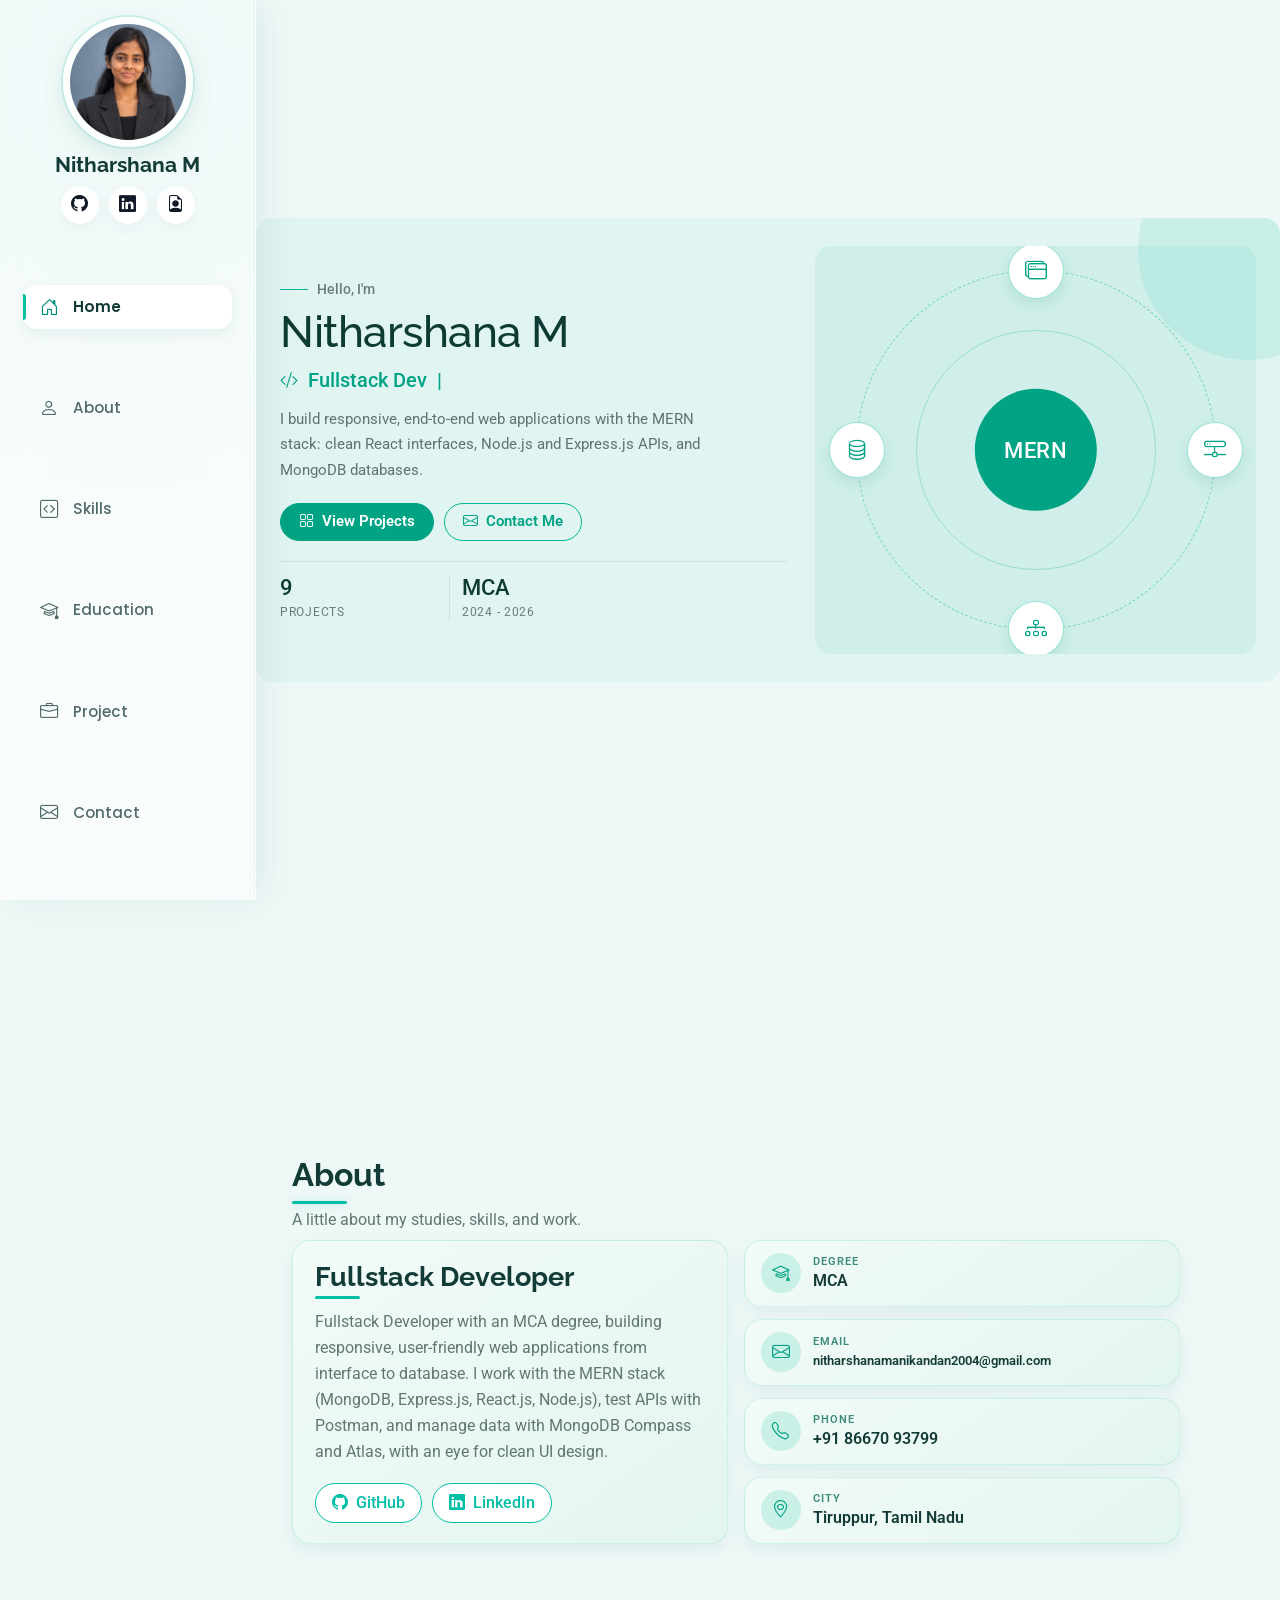
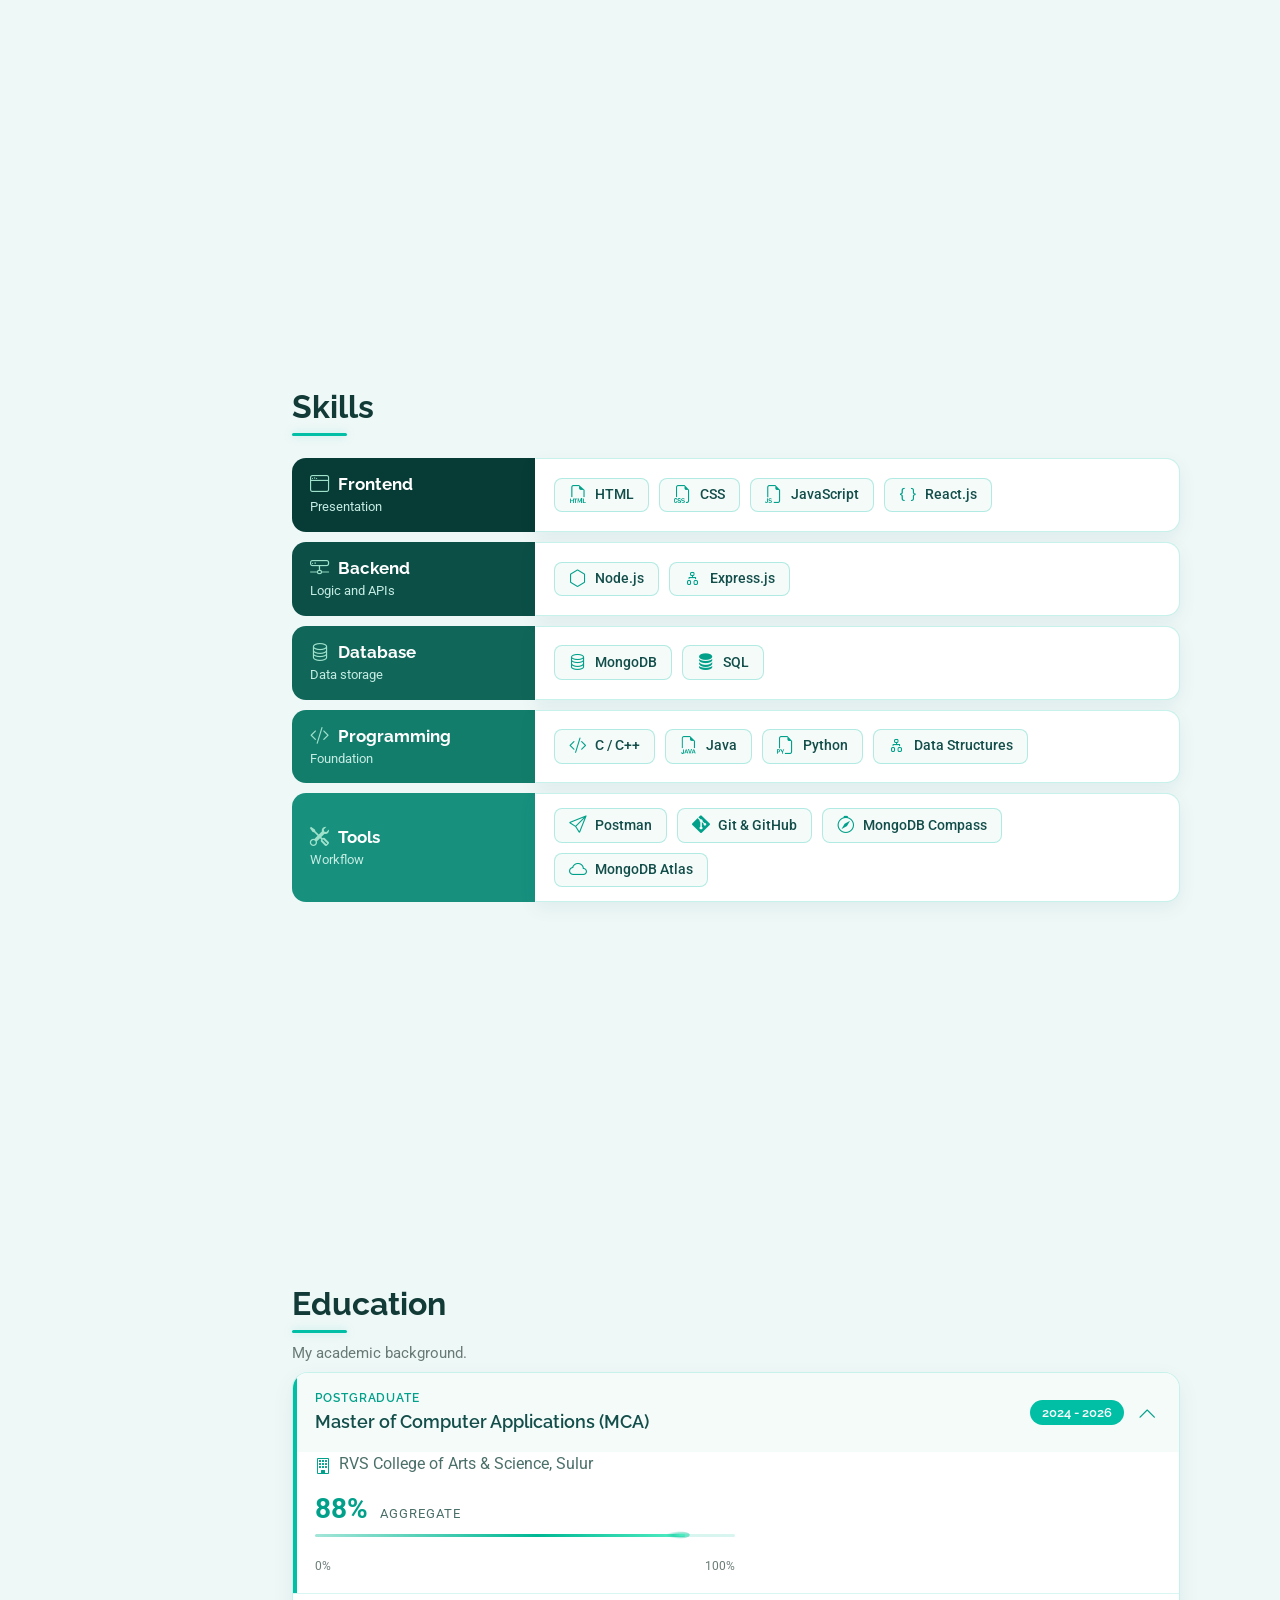
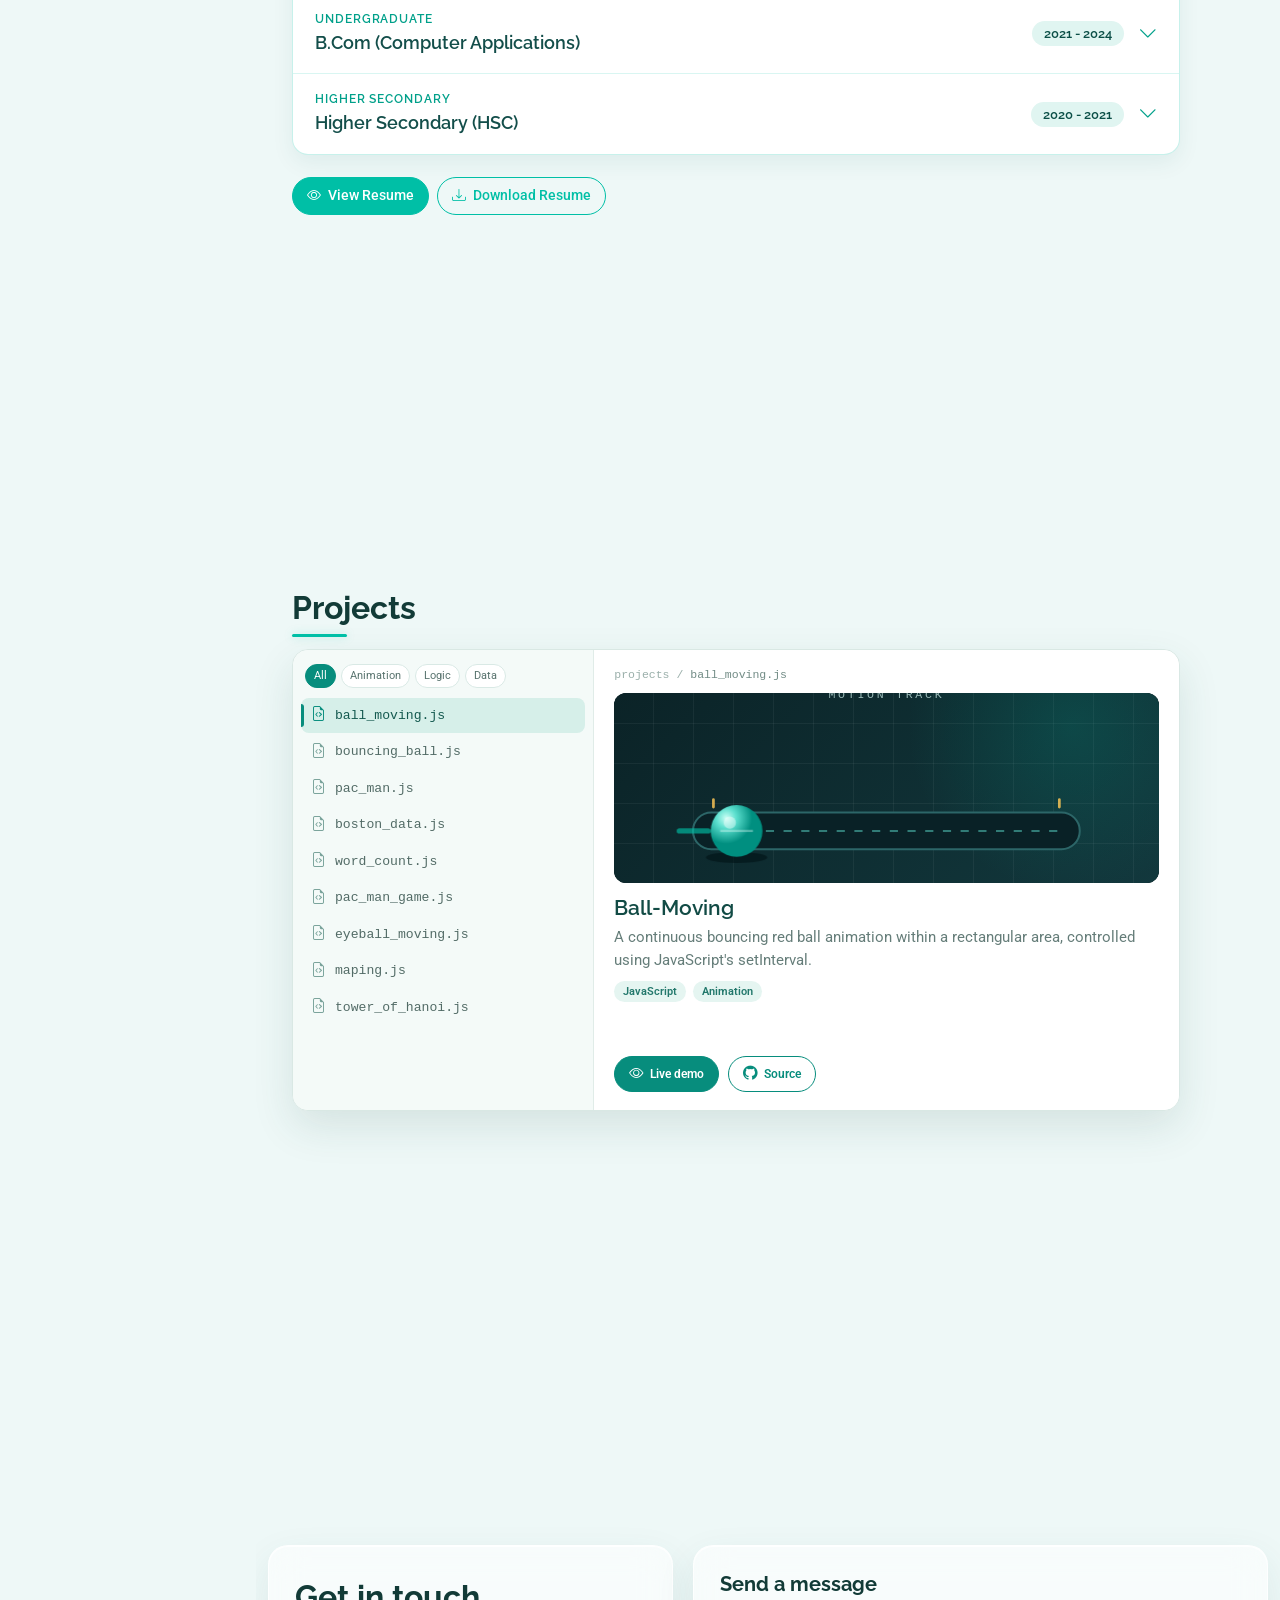
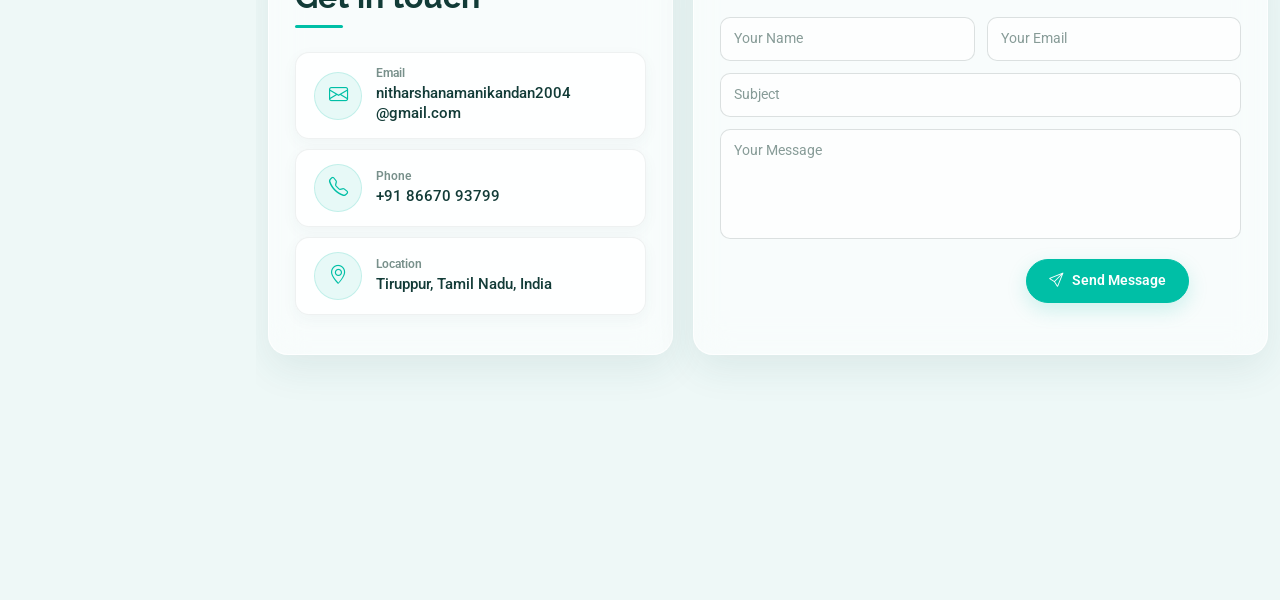
<file: index.html>
<!DOCTYPE html>
<html lang="en">

<head>
  <meta charset="utf-8">
  <meta content="width=device-width, initial-scale=1.0" name="viewport">
  <title>Nitharshana M - Portfolio</title>
  <meta content="Fullstack Developer portfolio of Nitharshana M: MERN stack projects, skills, education and contact." name="description">
  <meta content="Nitharshana M, Fullstack Developer, portfolio, web developer, MCA" name="keywords">

  <!-- Favicons -->
  <link rel="icon" type="image/png" sizes="32x32" href="assets/img/favicon-32x32.png?v=2">
  <link rel="icon" type="image/png" sizes="16x16" href="assets/img/favicon-16x16.png?v=2">
  <link rel="apple-touch-icon" sizes="180x180" href="assets/img/apple-touch-icon.png?v=2">

  <!-- Fonts -->
  <link href="https://fonts.googleapis.com" rel="preconnect">
  <link href="https://fonts.gstatic.com" rel="preconnect" crossorigin>
  <link href="https://fonts.googleapis.com/css2?family=Roboto:ital,wght@0,100;0,300;0,400;0,500;0,700;0,900;1,100;1,300;1,400;1,500;1,700;1,900&family=Poppins:ital,wght@0,100;0,200;0,300;0,400;0,500;0,600;0,700;0,800;0,900;1,100;1,200;1,300;1,400;1,500;1,600;1,700;1,800;1,900&family=Raleway:ital,wght@0,100;0,200;0,300;0,400;0,500;0,600;0,700;0,800;0,900;1,100;1,200;1,300;1,400;1,500;1,600;1,700;1,800;1,900&display=swap" rel="stylesheet">

  <!-- Vendor CSS Files -->
  <link href="assets/vendor/bootstrap/css/bootstrap.min.css" rel="stylesheet">
  <link href="assets/vendor/bootstrap-icons/bootstrap-icons.css" rel="stylesheet">
  <link href="assets/vendor/aos/aos.css" rel="stylesheet">
  <link href="assets/vendor/glightbox/css/glightbox.min.css" rel="stylesheet">
  <link href="assets/vendor/swiper/swiper-bundle.min.css" rel="stylesheet">

  <!-- Main CSS File -->
  <link href="assets/css/main.css" rel="stylesheet">

  <!-- =======================================================
  * Template Name: iPortfolio
  * Updated: Jun 29 2024 with Bootstrap v5.3.3
  ======================================================== -->
</head>

<body class="index-page">

  <header id="header" class="header dark-background d-flex flex-column">
    <div class="profile-img">
      <img src="assets/img/hero-bg.jpeg" alt="" class="img-fluid rounded-circle">
    </div>

    <a href="index.html" class="logo d-flex align-items-center justify-content-center">
      <!-- Uncomment the line below if you also wish to use an image logo -->
      <!-- <img src="assets/img/logo.png" alt=""> -->
      <h1 class="sitename">Nitharshana M</h1>
    </a>

    <div class="social-links text-center">
      <a href="https://github.com/nitharshana2004" class="twitter" target="_blank" rel="noopener noreferrer" aria-label="GitHub" title="GitHub" data-tooltip="GitHub"><i class="bi bi-github" aria-hidden="true"></i></a>
      <a href="https://www.linkedin.com/in/nitharshana-manikandan-1a9774293/" class="linkedin" target="_blank" rel="noopener noreferrer" aria-label="LinkedIn" title="LinkedIn" data-tooltip="LinkedIn"><i class="bi bi-linkedin" aria-hidden="true"></i></a>
      <a href="assets/docs/Nitharshana_Resume_.pdf" target="_blank" rel="noopener noreferrer" class="linkedin" aria-label="Resume (PDF)" title="Resume (PDF)" data-tooltip="Resume (PDF)"><i class="bi bi-file-earmark-person" aria-hidden="true"></i></a>
    </div>

    <nav id="navmenu" class="navmenu">
      <ul>
        <li><a href="#hero" class="active"><span class="nav-icon-slot"><i class="bi bi-house-door navicon" aria-hidden="true"></i></span><span>Home</span></a></li>
        <li><a href="#about"><span class="nav-icon-slot"><i class="bi bi-person navicon" aria-hidden="true"></i></span><span>About</span></a></li>
        <li><a href="#skills"><span class="nav-icon-slot"><i class="bi bi-code-square navicon" aria-hidden="true"></i></span><span>Skills</span></a></li>
        <li><a href="#education"><span class="nav-icon-slot"><i class="bi bi-mortarboard navicon" aria-hidden="true"></i></span><span>Education</span></a></li>
        <li><a href="#portfolio"><span class="nav-icon-slot"><i class="bi bi-briefcase navicon" aria-hidden="true"></i></span><span>Project</span></a></li>
        <li><a href="#contact"><span class="nav-icon-slot"><i class="bi bi-envelope navicon" aria-hidden="true"></i></span><span>Contact</span></a></li>
      </ul>
    </nav>

  </header>

  <button type="button" class="header-toggle bi bi-list" aria-label="Toggle navigation" aria-controls="header" aria-expanded="false"></button>

  <main class="main">

    <!-- Hero Section -->
    <section id="hero" class="hero section">
      <div class="container hero-content">
        <div class="hero-copy">
          <p class="hero-greeting">Hello, I'm</p>
          <h1>Nitharshana M</h1>
          <p class="hero-role"><i class="bi bi-code-slash" aria-hidden="true"></i><span class="typed" data-typed-items="Fullstack Developer, Frontend Developer, Backend Developer">Fullstack Developer</span></p>
          <p class="hero-tagline">I build responsive, end-to-end web applications with the MERN stack: clean React interfaces, Node.js and Express.js APIs, and MongoDB databases.</p>
          <div class="hero-actions">
            <a class="hero-button hero-button-filled" href="#portfolio"><i class="bi bi-grid" aria-hidden="true"></i><span>View Projects</span></a>
            <a class="hero-button hero-button-outline" href="#contact"><i class="bi bi-envelope" aria-hidden="true"></i><span>Contact Me</span></a>
          </div>
          <div class="hero-stats" aria-label="Portfolio highlights">
            <div class="hero-stat"><span class="hero-stat-value">9</span><span class="hero-stat-label">PROJECTS</span></div>
            <div class="hero-stat"><span class="hero-stat-value">MCA</span><span class="hero-stat-label">2024 - 2026</span></div>
          </div>
        </div>

        <div class="hero-orbit-panel">
          <div class="hero-orbit-area" role="group" aria-label="MERN stack technologies">
            <div class="hero-orbit-group" aria-hidden="false">
              <div class="hero-orbit-inner" aria-hidden="true"></div>
              <span class="hero-orbit-icon hero-orbit-icon-top" tabindex="0" role="img" aria-label="React.js - Frontend" title="React.js - Frontend" data-label="React.js - Frontend"><i class="bi bi-window-stack" aria-hidden="true"></i></span>
              <span class="hero-orbit-icon hero-orbit-icon-right" tabindex="0" role="img" aria-label="Node.js - Runtime" title="Node.js - Runtime" data-label="Node.js - Runtime"><i class="bi bi-hdd-network" aria-hidden="true"></i></span>
              <span class="hero-orbit-icon hero-orbit-icon-bottom" tabindex="0" role="img" aria-label="Express.js - Backend" title="Express.js - Backend" data-label="Express.js - Backend"><i class="bi bi-diagram-3" aria-hidden="true"></i></span>
              <span class="hero-orbit-icon hero-orbit-icon-left" tabindex="0" role="img" aria-label="MongoDB - Database" title="MongoDB - Database" data-label="MongoDB - Database"><i class="bi bi-database" aria-hidden="true"></i></span>
            </div>
            <div class="hero-orbit-center" aria-label="MERN"><span>MERN</span></div>
          </div>
        </div>
      </div>

    </section><!-- /Hero Section -->

    <!-- About Section -->
   <section id="about" class="about section">

  <!-- Section Title -->
  <div class="container section-title" data-aos="fade-up">
    <h2>About</h2>
    <p>A little about my studies, skills, and work.</p>
  </div><!-- End Section Title -->

  <div class="container about-container">
    <div class="about-layout">
      <div class="about-intro-wrap" data-aos="fade-up" data-aos-delay="100">
        <article class="about-card about-intro-card">
          <h2>Fullstack Developer</h2>
          <p class="about-description">Fullstack Developer with an MCA degree, building responsive, user-friendly web applications from interface to database. I work with the MERN stack (MongoDB, Express.js, React.js, Node.js), test APIs with Postman, and manage data with MongoDB Compass and Atlas, with an eye for clean UI design.</p>
          <div class="about-social-buttons">
            <a href="https://github.com/nitharshana2004" target="_blank" rel="noopener noreferrer"><i class="bi bi-github"></i><span>GitHub</span></a>
            <a href="https://www.linkedin.com/in/nitharshana-manikandan-1a9774293/" target="_blank" rel="noopener noreferrer"><i class="bi bi-linkedin"></i><span>LinkedIn</span></a>
          </div>
        </article>
      </div>

      <div class="about-info-stack">
        <div class="about-info-wrap" data-aos="fade-up" data-aos-delay="140">
          <article class="about-card about-info-card">
            <span class="about-info-icon"><i class="bi bi-mortarboard"></i></span>
            <div class="about-info-copy"><span class="about-info-label">Degree</span><span class="about-info-value">MCA</span></div>
          </article>
        </div>
        <div class="about-info-wrap" data-aos="fade-up" data-aos-delay="180">
          <article class="about-card about-info-card about-email">
            <span class="about-info-icon"><i class="bi bi-envelope"></i></span>
            <div class="about-info-copy"><span class="about-info-label">Email</span><a class="about-info-value" href="mailto:nitharshanamanikandan2004@gmail.com">nitharshanamanikandan2004@gmail.com</a></div>
          </article>
        </div>
        <div class="about-info-wrap" data-aos="fade-up" data-aos-delay="220">
          <article class="about-card about-info-card">
            <span class="about-info-icon"><i class="bi bi-telephone"></i></span>
            <div class="about-info-copy"><span class="about-info-label">Phone</span><a class="about-info-value" href="tel:+918667093799">+91 86670 93799</a></div>
          </article>
        </div>
        <div class="about-info-wrap" data-aos="fade-up" data-aos-delay="260">
          <article class="about-card about-info-card">
            <span class="about-info-icon"><i class="bi bi-geo-alt"></i></span>
            <div class="about-info-copy"><span class="about-info-label">City</span><span class="about-info-value">Tiruppur, Tamil Nadu</span></div>
          </article>
        </div>
      </div>
    </div>
  </div>

</section><!-- /About Section -->

    <!-- Skills Section -->
    <section id="skills" class="skills section light-background">

      <!-- Section Title -->
      <div class="container section-title" data-aos="fade-up">
        <h2>Skills</h2>
      </div><!-- End Section Title -->

      <div class="container skills-container">
        <div class="skills-layers">
          <div class="skill-layer-aos" data-aos="fade-up" data-aos-delay="0">
            <article class="skill-layer skill-layer-frontend">
              <div class="skill-layer-label">
                <div class="skill-layer-title"><i class="bi bi-window" aria-hidden="true"></i><h3>Frontend</h3></div>
                <span class="skill-layer-sublabel" data-desc="Responsive web interfaces"><span class="skill-layer-sublabel-text">Presentation</span></span>
              </div>
              <div class="skill-tile-list">
                <span class="skill-tile"><i class="bi bi-filetype-html" aria-hidden="true"></i>HTML</span>
                <span class="skill-tile"><i class="bi bi-filetype-css" aria-hidden="true"></i>CSS</span>
                <span class="skill-tile"><i class="bi bi-filetype-js" aria-hidden="true"></i>JavaScript</span>
                <span class="skill-tile"><i class="bi bi-braces" aria-hidden="true"></i>React.js</span>
              </div>
            </article>
          </div>
          <div class="skill-layer-aos" data-aos="fade-up" data-aos-delay="100">
            <article class="skill-layer skill-layer-backend">
              <div class="skill-layer-label">
                <div class="skill-layer-title"><i class="bi bi-hdd-network" aria-hidden="true"></i><h3>Backend</h3></div>
                <span class="skill-layer-sublabel" data-desc="Server logic and APIs"><span class="skill-layer-sublabel-text">Logic and APIs</span></span>
              </div>
              <div class="skill-tile-list">
                <span class="skill-tile"><i class="bi bi-hexagon" aria-hidden="true"></i>Node.js</span>
                <span class="skill-tile"><i class="bi bi-diagram-2" aria-hidden="true"></i>Express.js</span>
              </div>
            </article>
          </div>
          <div class="skill-layer-aos" data-aos="fade-up" data-aos-delay="200">
            <article class="skill-layer skill-layer-database">
              <div class="skill-layer-label">
                <div class="skill-layer-title"><i class="bi bi-database" aria-hidden="true"></i><h3>Database</h3></div>
                <span class="skill-layer-sublabel" data-desc="Storing and querying data"><span class="skill-layer-sublabel-text">Data storage</span></span>
              </div>
              <div class="skill-tile-list">
                <span class="skill-tile"><i class="bi bi-database" aria-hidden="true"></i>MongoDB</span>
                <span class="skill-tile"><i class="bi bi-database-fill" aria-hidden="true"></i>SQL</span>
              </div>
            </article>
          </div>
          <div class="skill-layer-aos" data-aos="fade-up" data-aos-delay="300">
            <article class="skill-layer skill-layer-programming">
              <div class="skill-layer-label">
                <div class="skill-layer-title"><i class="bi bi-code-slash" aria-hidden="true"></i><h3>Programming</h3></div>
                <span class="skill-layer-sublabel" data-desc="Core problem solving"><span class="skill-layer-sublabel-text">Foundation</span></span>
              </div>
              <div class="skill-tile-list">
                <span class="skill-tile"><i class="bi bi-code-slash" aria-hidden="true"></i>C / C++</span>
                <span class="skill-tile"><i class="bi bi-filetype-java" aria-hidden="true"></i>Java</span>
                <span class="skill-tile"><i class="bi bi-filetype-py" aria-hidden="true"></i>Python</span>
                <span class="skill-tile"><i class="bi bi-diagram-2" aria-hidden="true"></i>Data Structures</span>
              </div>
            </article>
          </div>
          <div class="skill-layer-aos" data-aos="fade-up" data-aos-delay="400">
            <article class="skill-layer skill-layer-tools">
              <div class="skill-layer-label">
                <div class="skill-layer-title"><i class="bi bi-tools" aria-hidden="true"></i><h3>Tools</h3></div>
                <span class="skill-layer-sublabel" data-desc="Testing and versioning"><span class="skill-layer-sublabel-text">Workflow</span></span>
              </div>
              <div class="skill-tile-list">
                <span class="skill-tile"><i class="bi bi-send" aria-hidden="true"></i>Postman</span>
                <span class="skill-tile"><i class="bi bi-git" aria-hidden="true"></i>Git &amp; GitHub</span>
                <span class="skill-tile"><i class="bi bi-compass" aria-hidden="true"></i>MongoDB Compass</span>
                <span class="skill-tile"><i class="bi bi-cloud" aria-hidden="true"></i>MongoDB Atlas</span>
              </div>
            </article>
          </div>
        </div>
      </div>
    </section><!-- /Skills Section -->

    <!-- Education Section -->
    <section id="education" class="resume section">

      <div class="container section-title" data-aos="fade-up">
        <h2>Education</h2>
        <p>My academic background.</p>
      </div>

      <div class="container resume-container">
        <div class="edu-acc" data-aos="fade-up">
          <article class="edu-item is-open">
            <h3 class="edu-head">
              <button type="button" class="edu-btn" id="edu-b1" aria-expanded="true" aria-controls="edu-p1">
                <span class="edu-btn-copy"><span class="edu-level">POSTGRADUATE</span><span class="edu-degree">Master of Computer Applications (MCA)</span></span>
                <span class="edu-btn-meta"><span class="edu-year">2024 - 2026</span><i class="bi bi-chevron-down" aria-hidden="true"></i></span>
              </button>
            </h3>
            <div class="edu-panel" id="edu-p1" role="region" aria-labelledby="edu-b1"><div class="edu-panel-inner">
              <p class="edu-institution edu-reveal"><i class="bi bi-building" aria-hidden="true"></i><span>RVS College of Arts &amp; Science, Sulur</span></p>
              <div class="edu-score edu-reveal" data-score="88">
                <div class="edu-score-top"><span class="edu-score-num">88%</span><span class="edu-score-label">Aggregate</span></div>
                <div class="edu-eq" aria-hidden="true"><div class="edu-eq-fill"><span class="edu-eq-light"></span></div></div>
                <div class="edu-eq-scale" aria-hidden="true"><span>0%</span><span>100%</span></div>
              </div>
            </div></div>
          </article>
          <article class="edu-item">
            <h3 class="edu-head">
              <button type="button" class="edu-btn" id="edu-b2" aria-expanded="false" aria-controls="edu-p2">
                <span class="edu-btn-copy"><span class="edu-level">UNDERGRADUATE</span><span class="edu-degree">B.Com (Computer Applications)</span></span>
                <span class="edu-btn-meta"><span class="edu-year">2021 - 2024</span><i class="bi bi-chevron-down" aria-hidden="true"></i></span>
              </button>
            </h3>
            <div class="edu-panel" id="edu-p2" role="region" aria-labelledby="edu-b2"><div class="edu-panel-inner">
              <p class="edu-institution edu-reveal"><i class="bi bi-building" aria-hidden="true"></i><span>Park's College (Autonomous), Chinnakarai</span></p>
              <div class="edu-score edu-reveal" data-score="68">
                <div class="edu-score-top"><span class="edu-score-num">68%</span><span class="edu-score-label">Aggregate</span></div>
                <div class="edu-eq" aria-hidden="true"><div class="edu-eq-fill"><span class="edu-eq-light"></span></div></div>
                <div class="edu-eq-scale" aria-hidden="true"><span>0%</span><span>100%</span></div>
              </div>
            </div></div>
          </article>
          <article class="edu-item">
            <h3 class="edu-head">
              <button type="button" class="edu-btn" id="edu-b3" aria-expanded="false" aria-controls="edu-p3">
                <span class="edu-btn-copy"><span class="edu-level">HIGHER SECONDARY</span><span class="edu-degree">Higher Secondary (HSC)</span></span>
                <span class="edu-btn-meta"><span class="edu-year">2020 - 2021</span><i class="bi bi-chevron-down" aria-hidden="true"></i></span>
              </button>
            </h3>
            <div class="edu-panel" id="edu-p3" role="region" aria-labelledby="edu-b3"><div class="edu-panel-inner">
              <p class="edu-institution edu-reveal"><i class="bi bi-building" aria-hidden="true"></i><span>Jaivabai Model Girls Higher Secondary School, Tiruppur</span></p>
              <div class="edu-score edu-reveal" data-score="72">
                <div class="edu-score-top"><span class="edu-score-num">72%</span><span class="edu-score-label">Aggregate</span></div>
                <div class="edu-eq" aria-hidden="true"><div class="edu-eq-fill"><span class="edu-eq-light"></span></div></div>
                <div class="edu-eq-scale" aria-hidden="true"><span>0%</span><span>100%</span></div>
              </div>
            </div></div>
          </article>
        </div>

        <div class="resume-actions">
          <a href="./assets/docs/Nitharshana_Resume_.pdf" target="_blank" rel="noopener noreferrer" class="resume-button resume-button-filled">
            <i class="bi bi-eye"></i> View Resume
          </a>
          <a href="./assets/docs/Nitharshana_Resume_.pdf" download class="resume-button resume-button-outline">
            <i class="bi bi-download"></i> Download Resume
          </a>
        </div>
      </div>
    </section><!-- /Education Section -->

<!-- Projects Section -->
<section id="portfolio" class="portfolio section light-background project-explorer-section">
  <div class="container section-title" data-aos="fade-up">
    <h2>Projects</h2>
  </div>

  <div class="container project-explorer-wrap" data-aos="fade-up">
    <div class="project-window">
      <div class="project-explorer">
        <aside class="project-file-panel" aria-label="Project file explorer">
          <div class="project-filter-chips" role="group" aria-label="Filter projects">
            <button type="button" class="project-filter is-active" data-filter="*" aria-pressed="true">All</button>
            <button type="button" class="project-filter" data-filter="filter-animation" aria-pressed="false">Animation</button>
            <button type="button" class="project-filter" data-filter="filter-logic" aria-pressed="false">Logic</button>
            <button type="button" class="project-filter" data-filter="filter-data" aria-pressed="false">Data</button>
          </div>
          <div class="project-file-list" role="tablist" aria-label="Projects" aria-orientation="vertical"></div>
        </aside>
        <div class="project-detail-panel-area" aria-label="Selected project details">
<div id="project-panel-1" class="project-detail-panel filter-animation" role="tabpanel" aria-labelledby="project-tab-1">
          <div class="project-detail-card">

            <div class="portfolio-image">
              <a href="assets/img/portfolio/ball-moving.jpg"
                   title="Ball-Moving"
                   data-gallery="portfolio-gallery-animation"
                   class="glightbox"
                   aria-label="Preview Ball Moving">
                <svg class="pv-preview pv-ball" viewBox="0 0 800 500" preserveAspectRatio="xMidYMid slice" width="100%" height="100%" role="img" aria-label="Animated preview of the Ball-Moving project">
                <title>Animated preview of the Ball-Moving project</title>
                <g class="pv-window"><rect width="800" height="38" fill="#173c40"/><circle cx="22" cy="19" r="5" fill="#ff5f56"/><circle cx="40" cy="19" r="5" fill="#ffbd2e"/><circle cx="58" cy="19" r="5" fill="#27c93f"/><rect x="94" y="16" width="114" height="6" rx="3" fill="#5de0cf" opacity=".28"/><rect x="704" y="15" width="54" height="8" rx="4" fill="#5de0cf" opacity=".14"/></g>
                <text x="400" y="118" text-anchor="middle" fill="#9ab9b7" font-size="17" font-family="monospace" letter-spacing="4">MOTION TRACK</text>
                <rect x="116" y="286" width="568" height="54" rx="27" fill="#092126" stroke="#2c6668" stroke-width="3"/>
                <path d="M145 313H655" stroke="#5de0cf" stroke-width="3" stroke-dasharray="12 14" opacity=".48"/>
                <path d="M146 278V267M654 278V267" stroke="#ffc857" stroke-width="4" stroke-linecap="round" opacity=".82"/>
                <g transform="translate(180 313)"><g class="pv-ball-motion"><path class="pv-ball-trail" d="M-84 0H-42" stroke="#00bfa5" stroke-width="8" stroke-linecap="round" opacity=".65"/><ellipse class="pv-ball-shadow" cx="0" cy="39" rx="45" ry="8" fill="#001317" opacity=".6"/><circle r="38" fill="url(#pvBallGloss)"/><circle cx="-10" cy="-12" r="9" fill="#fff" opacity=".42"/><path d="M-24 0H24" stroke="#eafffb" stroke-width="3" opacity=".35"/></g></g>
                <defs><radialGradient id="pvBallGloss" cx="30%" cy="25%"><stop stop-color="#cafff5"/><stop offset=".38" stop-color="#5de0cf"/><stop offset="1" stop-color="#008f80"/></radialGradient></defs>
              </svg></a>
            </div>

            <div class="portfolio-info">

              <div>
                <h4>Ball-Moving</h4>
                <p>
                  A continuous bouncing red ball animation within a rectangular
                  area, controlled using JavaScript's setInterval.
                </p>
              </div>

              <div class="portfolio-links">

                <a href="https://nitharshana2004.github.io/ballmoving/"
                   title="Live Demo"
                   target="_blank"
                   rel="noopener noreferrer"
                   aria-label="View Ball Moving Live Demo">
                  <i class="bi bi-eye"></i>
                </a>

                <a href="https://github.com/nitharshana2004/ballmoving"
                   title="View Code"
                   target="_blank"
                   rel="noopener noreferrer"
                   aria-label="View Ball Moving Source Code">
                  <i class="bi bi-github"></i>
                </a>

              </div>

            </div>

          </div>
        </div><!-- End Project -->
<div id="project-panel-2" class="project-detail-panel filter-animation" role="tabpanel" aria-labelledby="project-tab-2" hidden>
          <div class="project-detail-card">

            <div class="portfolio-image">
              <a href="assets/img/portfolio/bouncing-ball.jpg"
                   title="Bouncing-Ball"
                   data-gallery="portfolio-gallery-animation"
                   class="glightbox"
                   aria-label="Preview Bouncing Ball">
                <svg class="pv-preview pv-bouncing" viewBox="0 0 800 500" preserveAspectRatio="xMidYMid slice" width="100%" height="100%" role="img" aria-label="Animated preview of the Bouncing-Ball project">
                <title>Animated preview of the Bouncing-Ball project</title>
                <g class="pv-window"><rect width="800" height="38" fill="#173c40"/><circle cx="22" cy="19" r="5" fill="#ff5f56"/><circle cx="40" cy="19" r="5" fill="#ffbd2e"/><circle cx="58" cy="19" r="5" fill="#27c93f"/><rect x="94" y="16" width="114" height="6" rx="3" fill="#5de0cf" opacity=".28"/></g>
                <rect x="112" y="94" width="576" height="330" rx="28" fill="#0b292e" stroke="#34777a" stroke-width="4"/>
                <path d="M132 404H668" stroke="#5de0cf" stroke-width="2" opacity=".24"/>
                <g transform="translate(0 0)"><g class="pv-bounce-teal"><circle r="34" fill="#00bfa5"/><circle cx="-10" cy="-12" r="8" fill="#fff" opacity=".5"/></g></g>
                <g><g class="pv-bounce-amber"><circle r="29" fill="#ffc857"/><circle cx="-8" cy="-10" r="7" fill="#fff" opacity=".55"/></g></g>
                <g><g class="pv-bounce-white"><circle r="24" fill="#fff"/><circle cx="-7" cy="-8" r="6" fill="#5de0cf" opacity=".6"/></g></g>
              </svg></a>
            </div>

            <div class="portfolio-info">

              <div>
                <h4>Bouncing-Ball</h4>
                <p>
                  Multiple balls moving randomly within a container,
                  built using JavaScript.
                </p>
              </div>

              <div class="portfolio-links">

                <a href="https://nitharshana2004.github.io/ball-bouncing/"
                   title="Live Demo"
                   target="_blank"
                   rel="noopener noreferrer"
                   aria-label="View Bouncing Ball Live Demo">
                  <i class="bi bi-eye"></i>
                </a>

                <a href="https://github.com/nitharshana2004/ball-bouncing"
                   title="View Code"
                   target="_blank"
                   rel="noopener noreferrer"
                   aria-label="View Bouncing Ball Source Code">
                  <i class="bi bi-github"></i>
                </a>

              </div>

            </div>

          </div>
        </div><!-- End Project -->
<div id="project-panel-3" class="project-detail-panel filter-animation" role="tabpanel" aria-labelledby="project-tab-3" hidden>
          <div class="project-detail-card">

            <div class="portfolio-image">
              <a href="assets/img/portfolio/pacman.jpg"
                   title="Pac-Man"
                   data-gallery="portfolio-gallery-animation"
                   class="glightbox"
                   aria-label="Preview Pac-Man">
                <svg class="pv-preview pv-pacman" viewBox="0 0 800 500" preserveAspectRatio="xMidYMid slice" width="100%" height="100%" role="img" aria-label="Animated preview of the Pac-Man project">
                <title>Animated preview of the Pac-Man project</title>
                <g class="pv-window"><rect width="800" height="38" fill="#173c40"/><circle cx="22" cy="19" r="5" fill="#ff5f56"/><circle cx="40" cy="19" r="5" fill="#ffbd2e"/><circle cx="58" cy="19" r="5" fill="#27c93f"/><rect x="94" y="16" width="114" height="6" rx="3" fill="#5de0cf" opacity=".28"/></g>
                <text x="400" y="132" text-anchor="middle" fill="#a8c2bf" font-size="17" font-family="monospace" letter-spacing="3">DOT CHASE</text>
                <g fill="#ffc857"><circle class="pv-pac-dot pv-pac-dot1" cx="166" cy="286" r="7"/><circle class="pv-pac-dot pv-pac-dot2" cx="256" cy="286" r="7"/><circle class="pv-pac-dot pv-pac-dot3" cx="346" cy="286" r="7"/><circle class="pv-pac-dot pv-pac-dot4" cx="436" cy="286" r="7"/><circle class="pv-pac-dot pv-pac-dot5" cx="526" cy="286" r="7"/><circle class="pv-pac-dot pv-pac-dot6" cx="616" cy="286" r="7"/></g>
                <g class="pv-pac-run"><circle r="48" fill="#ffc857"/><polygon class="pv-pac-mouth" points="0,0 54,-26 54,26" fill="#102c31"/><circle cx="8" cy="-25" r="5" fill="#18363a"/></g>
              </svg></a>
            </div>

            <div class="portfolio-info">

              <div>
                <h4>Pac-Man</h4>
                <p>
                  A Pac-Man animation moving horizontally with JavaScript
                  controlling direction, mouth animation and boundary reversal.
                </p>
              </div>

              <div class="portfolio-links">

                <a href="https://nitharshana2004.github.io/pacman/"
                   title="Live Demo"
                   target="_blank"
                   rel="noopener noreferrer"
                   aria-label="View Pac-Man Live Demo">
                  <i class="bi bi-eye"></i>
                </a>

                <a href="https://github.com/nitharshana2004/pacman"
                   title="View Code"
                   target="_blank"
                   rel="noopener noreferrer"
                   aria-label="View Pac-Man Source Code">
                  <i class="bi bi-github"></i>
                </a>

              </div>

            </div>

          </div>
        </div><!-- End Project -->
<div id="project-panel-4" class="project-detail-panel filter-data" role="tabpanel" aria-labelledby="project-tab-4" hidden>
          <div class="project-detail-card">

            <div class="portfolio-image">
              <a href="assets/img/portfolio/boston-data.gif"
                   title="Boston-Data"
                   data-gallery="portfolio-gallery-data"
                   class="glightbox"
                   aria-label="Preview Boston Data">
                <svg class="pv-preview pv-boston" viewBox="0 0 800 500" preserveAspectRatio="xMidYMid slice" width="100%" height="100%" role="img" aria-label="Animated preview of the Boston-Data project">
                <title>Animated preview of the Boston-Data project</title>
                <g class="pv-window"><rect width="800" height="38" fill="#173c40"/><circle cx="22" cy="19" r="5" fill="#ff5f56"/><circle cx="40" cy="19" r="5" fill="#ffbd2e"/><circle cx="58" cy="19" r="5" fill="#27c93f"/><rect x="94" y="16" width="114" height="6" rx="3" fill="#5de0cf" opacity=".28"/></g>
                <rect x="94" y="82" width="612" height="342" rx="18" fill="#102f34" stroke="#2f5f63" stroke-width="2"/>
                <text x="126" y="119" fill="#e8fffb" font-size="18" font-family="sans-serif" font-weight="700">BOSTON / TOP EARNERS</text>
                <g class="pv-chart-bars"><rect class="pv-data-bar pv-data-bar1" x="145" y="274" width="26" height="68" rx="7" fill="#5aa9ff"/><rect class="pv-data-bar pv-data-bar2" x="205" y="230" width="26" height="112" rx="7" fill="#5aa9ff"/><rect class="pv-data-bar pv-data-bar3" x="265" y="194" width="26" height="148" rx="7" fill="#5aa9ff"/><rect class="pv-data-bar pv-data-bar4" x="325" y="246" width="26" height="96" rx="7" fill="#5aa9ff"/><rect class="pv-data-bar pv-data-bar5" x="385" y="162" width="26" height="180" rx="7" fill="#5aa9ff"/><path d="M136 350H430" stroke="#719094" stroke-width="2" opacity=".5"/></g>
                <path class="pv-chart-line" d="M464 278L510 242L556 258L602 197L656 166" fill="none" stroke="#00bfa5" stroke-width="5" stroke-linecap="round" stroke-linejoin="round" stroke-dasharray="260"/>
                <g fill="#5de0cf"><circle cx="464" cy="278" r="6"/><circle cx="510" cy="242" r="6"/><circle cx="556" cy="258" r="6"/><circle cx="602" cy="197" r="6"/><circle cx="656" cy="166" r="6"/></g>
                <g class="pv-table"><rect x="464" y="315" width="198" height="18" rx="5" fill="#20464b"/><rect class="pv-shimmer" x="464" y="315" width="50" height="18" rx="5" fill="#5de0cf" opacity=".28"/><rect x="464" y="348" width="198" height="18" rx="5" fill="#20464b"/><rect class="pv-shimmer pv-shimmer2" x="464" y="348" width="50" height="18" rx="5" fill="#5de0cf" opacity=".28"/><rect x="464" y="381" width="198" height="18" rx="5" fill="#20464b"/><rect class="pv-shimmer pv-shimmer3" x="464" y="381" width="50" height="18" rx="5" fill="#5de0cf" opacity=".28"/></g>
              </svg></a>
            </div>

            <div class="portfolio-info">

              <div>
                <h4>Boston-Data</h4>
                <p>
                  A JavaScript project that retrieves and displays the
                  top five earning employees in Boston.
                </p>
              </div>

              <div class="portfolio-links">

                <a href="https://nitharshana2004.github.io/bostondata/"
                   title="Live Demo"
                   target="_blank"
                   rel="noopener noreferrer"
                   aria-label="View Boston Data Live Demo">
                  <i class="bi bi-eye"></i>
                </a>

                <a href="https://github.com/nitharshana2004/bostondata"
                   title="View Code"
                   target="_blank"
                   rel="noopener noreferrer"
                   aria-label="View Boston Data Source Code">
                  <i class="bi bi-github"></i>
                </a>

              </div>

            </div>

          </div>
        </div><!-- End Project -->
<div id="project-panel-5" class="project-detail-panel filter-logic" role="tabpanel" aria-labelledby="project-tab-5" hidden>
          <div class="project-detail-card">

            <div class="portfolio-image">
              <a href="assets/img/portfolio/word-count.gif"
                   title="Word-Count"
                   data-gallery="portfolio-gallery-logic"
                   class="glightbox"
                   aria-label="Preview Word Count">
                <svg class="pv-preview pv-word" viewBox="0 0 800 500" preserveAspectRatio="xMidYMid slice" width="100%" height="100%" role="img" aria-label="Animated preview of the Word-Count project">
                <title>Animated preview of the Word-Count project</title>
                <g class="pv-window"><rect width="800" height="38" fill="#173c40"/><circle cx="22" cy="19" r="5" fill="#ff5f56"/><circle cx="40" cy="19" r="5" fill="#ffbd2e"/><circle cx="58" cy="19" r="5" fill="#27c93f"/><rect x="94" y="16" width="114" height="6" rx="3" fill="#5de0cf" opacity=".28"/></g>
                <g fill="#819a9b" opacity=".52"><rect x="142" y="90" width="516" height="10" rx="5"/><rect x="142" y="109" width="420" height="8" rx="4"/><rect x="142" y="127" width="474" height="8" rx="4"/></g>
                <g class="pv-rank pv-rank1"><circle cx="178" cy="205" r="21" fill="#00bfa5"/><text x="178" y="212" text-anchor="middle" fill="#072b2d" font-size="19" font-family="sans-serif" font-weight="800">1</text><text x="226" y="212" fill="#fff" font-size="25" font-family="monospace">javascript</text><rect x="226" y="230" width="402" height="12" rx="6" fill="#00bfa5"/></g>
                <g class="pv-rank pv-rank2"><circle cx="178" cy="290" r="21" fill="#9b8cff"/><text x="178" y="297" text-anchor="middle" fill="#17152e" font-size="19" font-family="sans-serif" font-weight="800">2</text><text x="226" y="297" fill="#e1e7ef" font-size="25" font-family="monospace">project</text><rect x="226" y="315" width="284" height="12" rx="6" fill="#9b8cff"/></g>
                <g class="pv-rank pv-rank3"><circle cx="178" cy="375" r="21" fill="#6b79ad"/><text x="178" y="382" text-anchor="middle" fill="#fff" font-size="19" font-family="sans-serif" font-weight="800">3</text><text x="226" y="382" fill="#ced8df" font-size="25" font-family="monospace">count</text><rect x="226" y="400" width="188" height="12" rx="6" fill="#7286c9"/></g>
              </svg></a>
            </div>

            <div class="portfolio-info">

              <div>
                <h4>Word-Count</h4>
                <p>
                  Displays the top three most frequently occurring words
                  from a paragraph after processing the text.
                </p>
              </div>

              <div class="portfolio-links">

                <a href="https://nitharshana2004.github.io/word-count/"
                   title="Live Demo"
                   target="_blank"
                   rel="noopener noreferrer"
                   aria-label="View Word Count Live Demo">
                  <i class="bi bi-eye"></i>
                </a>

                <a href="https://github.com/nitharshana2004/word-count"
                   title="View Code"
                   target="_blank"
                   rel="noopener noreferrer"
                   aria-label="View Word Count Source Code">
                  <i class="bi bi-github"></i>
                </a>

              </div>

            </div>

          </div>
        </div><!-- End Project -->
<div id="project-panel-6" class="project-detail-panel filter-animation" role="tabpanel" aria-labelledby="project-tab-6" hidden>
          <div class="project-detail-card">

            <div class="portfolio-image">
              <a href="assets/img/portfolio/pacman-game.gif"
                   title="Pac-Man Game"
                   data-gallery="portfolio-gallery-animation"
                   class="glightbox"
                   aria-label="Preview Pac-Man Game">
                <svg class="pv-preview pv-maze" viewBox="0 0 800 500" preserveAspectRatio="xMidYMid slice" width="100%" height="100%" role="img" aria-label="Animated preview of the Pac-Man Game project">
                <title>Animated preview of the Pac-Man Game project</title>
                <g class="pv-window"><rect width="800" height="38" fill="#173c40"/><circle cx="22" cy="19" r="5" fill="#ff5f56"/><circle cx="40" cy="19" r="5" fill="#ffbd2e"/><circle cx="58" cy="19" r="5" fill="#27c93f"/><rect x="94" y="16" width="114" height="6" rx="3" fill="#5de0cf" opacity=".28"/></g>
                <g fill="none" stroke="#168d9b" stroke-width="12" stroke-linecap="round" stroke-linejoin="round"><path d="M112 100H688V400H112Z"/><path d="M242 100V220H348V285M558 100V220H452V285M348 160H452"/></g>
                <g fill="#ffc857"><circle class="pv-maze-dot pv-md1" cx="174" cy="150" r="6"/><circle class="pv-maze-dot pv-md2" cx="174" cy="220" r="6"/><circle class="pv-maze-dot pv-md3" cx="174" cy="300" r="6"/><circle class="pv-maze-dot pv-md4" cx="300" cy="350" r="6"/><circle class="pv-maze-dot pv-md5" cx="430" cy="350" r="6"/><circle class="pv-maze-dot pv-md6" cx="540" cy="350" r="6"/><circle class="pv-maze-dot pv-md7" cx="626" cy="300" r="6"/><circle class="pv-maze-dot pv-md8" cx="626" cy="220" r="6"/><circle class="pv-maze-dot pv-md9" cx="626" cy="150" r="6"/></g>
                <g class="pv-maze-pac"><circle r="30" fill="#ffc857"/><polygon points="0,0 36,-19 36,19" fill="#102c31"/></g>
                <g class="pv-ghost"><path d="M-27 23V-8A27 27 0 0 1 27-8V23L18 16L9 23L0 16L-9 23L-18 16Z" fill="#9b8cff"/><ellipse cx="-9" cy="-4" rx="6" ry="8" fill="#fff"/><ellipse cx="9" cy="-4" rx="6" ry="8" fill="#fff"/><circle cx="-8" cy="-3" r="3" fill="#24324a"/><circle cx="10" cy="-3" r="3" fill="#24324a"/></g>
              </svg></a>
            </div>

            <div class="portfolio-info">

              <div>
                <h4>Pac-Man Game</h4>
                <p>
                  A Pac-Man animation variant with JavaScript-driven
                  direction, mouth animation and boundary reversal.
                </p>
              </div>

              <div class="portfolio-links">

                <a href="https://nitharshana2004.github.io/pacmen-game/"
                   title="Live Demo"
                   target="_blank"
                   rel="noopener noreferrer"
                   aria-label="View Pac-Man Game Live Demo">
                  <i class="bi bi-eye"></i>
                </a>

                <a href="https://github.com/nitharshana2004/pacmen-game"
                   title="View Code"
                   target="_blank"
                   rel="noopener noreferrer"
                   aria-label="View Pac-Man Game Source Code">
                  <i class="bi bi-github"></i>
                </a>

              </div>

            </div>

          </div>
        </div><!-- End Project -->
<div id="project-panel-7" class="project-detail-panel filter-animation" role="tabpanel" aria-labelledby="project-tab-7" hidden>
          <div class="project-detail-card">

            <div class="portfolio-image">
              <a href="assets/img/portfolio/eyeball-moving.gif"
                   title="Eyeball-Moving"
                   data-gallery="portfolio-gallery-animation"
                   class="glightbox"
                   aria-label="Preview Eyeball Moving">
                <svg class="pv-preview pv-eyes" viewBox="0 0 800 500" preserveAspectRatio="xMidYMid slice" width="100%" height="100%" role="img" aria-label="Animated preview of the Eyeball-Moving project">
                <title>Animated preview of the Eyeball-Moving project</title>
                <g class="pv-window"><rect width="800" height="38" fill="#173c40"/><circle cx="22" cy="19" r="5" fill="#ff5f56"/><circle cx="40" cy="19" r="5" fill="#ffbd2e"/><circle cx="58" cy="19" r="5" fill="#27c93f"/><rect x="94" y="16" width="114" height="6" rx="3" fill="#5de0cf" opacity=".28"/></g>
                <path d="M115 278Q252 112 390 278Q252 430 115 278Z" fill="#e9fffb" stroke="#ffc857" stroke-width="8"/><path d="M410 278Q548 112 685 278Q548 430 410 278Z" fill="#e9fffb" stroke="#ffc857" stroke-width="8"/>
                <g class="pv-eye-pupil pv-eye-left"><circle r="48" fill="#00bfa5"/><circle r="25" fill="#12383d"/><circle cx="-11" cy="-14" r="9" fill="#fff"/></g>
                <g class="pv-eye-pupil pv-eye-right"><circle r="48" fill="#00bfa5"/><circle r="25" fill="#12383d"/><circle cx="-11" cy="-14" r="9" fill="#fff"/></g>
                <path d="M150 180Q250 110 350 180M450 180Q550 110 650 180" fill="none" stroke="#5de0cf" stroke-width="9" stroke-linecap="round" opacity=".7"/>
              </svg></a>
            </div>

            <div class="portfolio-info">

              <div>
                <h4>Eyeball-Moving</h4>
                <p>
                  An interactive eyeball that tracks and follows
                  the mouse pointer's movement in real time.
                </p>
              </div>

              <div class="portfolio-links">

                <a href="https://nitharshana2004.github.io/eyeball/"
                   title="Live Demo"
                   target="_blank"
                   rel="noopener noreferrer"
                   aria-label="View Eyeball Moving Live Demo">
                  <i class="bi bi-eye"></i>
                </a>

                <a href="https://github.com/nitharshana2004/eyeball"
                   title="View Code"
                   target="_blank"
                   rel="noopener noreferrer"
                   aria-label="View Eyeball Moving Source Code">
                  <i class="bi bi-github"></i>
                </a>

              </div>

            </div>

          </div>
        </div><!-- End Project -->
<div id="project-panel-8" class="project-detail-panel filter-data" role="tabpanel" aria-labelledby="project-tab-8" hidden>
          <div class="project-detail-card">

            <div class="portfolio-image">
              <a href="assets/img/portfolio/maping.gif"
                   title="Maping"
                   data-gallery="portfolio-gallery-data"
                   class="glightbox"
                   aria-label="Preview Maping">
                <svg class="pv-preview pv-map" viewBox="0 0 800 500" preserveAspectRatio="xMidYMid slice" width="100%" height="100%" role="img" aria-label="Animated preview of the Maping project">
                <title>Animated preview of the Maping project</title>
                <g class="pv-window"><rect width="800" height="38" fill="#173c40"/><circle cx="22" cy="19" r="5" fill="#ff5f56"/><circle cx="40" cy="19" r="5" fill="#ffbd2e"/><circle cx="58" cy="19" r="5" fill="#27c93f"/><rect x="94" y="16" width="114" height="6" rx="3" fill="#5de0cf" opacity=".28"/></g>
                <path d="M90 105L220 78L336 124L480 80L700 120V398L560 420L430 375L270 420L90 378Z" fill="#15383d" stroke="#35676b" stroke-width="3"/>
                <g fill="none" stroke="#457176" stroke-width="2" opacity=".55"><path d="M130 120L200 380M240 105L290 400M370 110L400 390M510 100L500 400M620 112L590 410M100 185L690 180M95 260L690 260M92 335L690 335"/></g>
                <path class="pv-route" d="M152 330C212 292 244 215 326 238S430 340 495 266S585 157 650 180" fill="none" stroke="#5aa9ff" stroke-width="8" stroke-linecap="round" stroke-dasharray="700"/>
                <circle cx="152" cy="330" r="11" fill="#00bfa5" stroke="#d8fffa" stroke-width="4"/>
                <g class="pv-map-pin"><path d="M0 0C-23-31-31-43-31-60A31 31 0 1 1 31-60C31-43 23-31 0 0Z" fill="#5aa9ff"/><circle cy="-60" r="10" fill="#eaf5ff"/><ellipse cy="4" rx="20" ry="6" fill="#001317" opacity=".35"/></g>
              </svg></a>
            </div>

            <div class="portfolio-info">

              <div>
                <h4>Maping</h4>
                <p>
                  A JavaScript mini-project exploring interactive
                  map-based visualization and DOM event handling.
                </p>
              </div>

              <div class="portfolio-links">

                <a href="https://nitharshana2004.github.io/map/"
                   title="Live Demo"
                   target="_blank"
                   rel="noopener noreferrer"
                   aria-label="View Maping Live Demo">
                  <i class="bi bi-eye"></i>
                </a>

                <a href="https://github.com/nitharshana2004/map"
                   title="View Code"
                   target="_blank"
                   rel="noopener noreferrer"
                   aria-label="View Maping Source Code">
                  <i class="bi bi-github"></i>
                </a>

              </div>

            </div>

          </div>
        </div><!-- End Project -->
<div id="project-panel-9" class="project-detail-panel filter-logic" role="tabpanel" aria-labelledby="project-tab-9" hidden>
          <div class="project-detail-card">

            <div class="portfolio-image">
              <a href="assets/img/portfolio/tower-hanoi.gif"
                   title="Tower of Hanoi"
                   data-gallery="portfolio-gallery-logic"
                   class="glightbox"
                   aria-label="Preview Tower of Hanoi">
                <svg class="pv-preview pv-hanoi" viewBox="0 0 800 500" preserveAspectRatio="xMidYMid slice" width="100%" height="100%" role="img" aria-label="Animated preview of the Tower of Hanoi project">
                <title>Animated preview of the Tower of Hanoi project</title>
                <g class="pv-window"><rect width="800" height="38" fill="#173c40"/><circle cx="22" cy="19" r="5" fill="#ff5f56"/><circle cx="40" cy="19" r="5" fill="#ffbd2e"/><circle cx="58" cy="19" r="5" fill="#27c93f"/><rect x="94" y="16" width="114" height="6" rx="3" fill="#5de0cf" opacity=".28"/></g>
                <text x="400" y="93" text-anchor="middle" fill="#d9d3ff" font-size="16" font-family="monospace" letter-spacing="3">TOWER OF HANOI - 7 MOVES</text>
                <path d="M178 390H622" stroke="#8d80ec" stroke-width="9" stroke-linecap="round"/>
                <g stroke="#9b8cff" stroke-width="8" stroke-linecap="round"><path d="M260 386V204M400 386V204M540 386V204"/></g>
                <g class="pv-hanoi-scene">
                  <rect class="pv-hanoi-small" x="232" y="314" width="56" height="20" rx="10" fill="#c2baff"/>
                  <rect class="pv-hanoi-mid" x="214" y="340" width="92" height="20" rx="10" fill="#9b8cff"/>
                  <rect class="pv-hanoi-large" x="198" y="366" width="124" height="20" rx="10" fill="#7566d9"/>
                </g>
                <g fill="#b8afff" font-family="monospace" font-size="15" text-anchor="middle"><text x="260" y="420">A</text><text x="400" y="420">B</text><text x="540" y="420">C</text></g>
                <circle class="pv-move-pulse" cx="686" cy="110" r="10" fill="#ffc857"/>
              </svg></a>
            </div>

            <div class="portfolio-info">

              <div>
                <h4>Tower of Hanoi</h4>
                <p>
                  An implementation of the classic Tower of Hanoi puzzle,
                  visualizing the recursive disk-moving algorithm.
                </p>
              </div>

              <div class="portfolio-links">

                <a href="https://nitharshana2004.github.io/tower-honi/"
                   title="Live Demo"
                   target="_blank"
                   rel="noopener noreferrer"
                   aria-label="View Tower of Hanoi Live Demo">
                  <i class="bi bi-eye"></i>
                </a>

                <a href="https://github.com/nitharshana2004/tower-honi"
                   title="View Code"
                   target="_blank"
                   rel="noopener noreferrer"
                   aria-label="View Tower of Hanoi Source Code">
                  <i class="bi bi-github"></i>
                </a>

              </div>

            </div>

          </div>
        </div><!-- End Project -->
        </div>
      </div>
    </div>
  </div>
</section><!-- /Projects Section -->

    <!-- Contact Section -->
    <section id="contact" class="contact section">
      <div class="container contact-shell">
        <div class="row contact-grid align-items-stretch">
          <div class="col-lg-5 contact-column" data-aos="fade-up" data-aos-delay="100">
            <div class="contact-info-card">
              <div class="contact-intro">
                <h2>Get in touch</h2>
              </div>

              <div class="contact-details">
                <div class="contact-detail-card">
                  <span class="contact-detail-icon"><i class="bi bi-envelope" aria-hidden="true"></i></span>
                  <span class="contact-detail-copy"><span class="contact-detail-label">Email</span><a class="contact-detail-value contact-email-value" href="mailto:nitharshanamanikandan2004@gmail.com">nitharshanamanikandan2004<wbr>@gmail.com</a></span>
                </div>
                <div class="contact-detail-card">
                  <span class="contact-detail-icon"><i class="bi bi-telephone" aria-hidden="true"></i></span>
                  <span class="contact-detail-copy"><span class="contact-detail-label">Phone</span><a class="contact-detail-value" href="tel:+918667093799">+91 86670 93799</a></span>
                </div>
                <a class="contact-detail-card contact-location-card" href="https://maps.google.com/?q=Tiruppur%2C+Tamil+Nadu%2C+India" target="_blank" rel="noopener noreferrer">
                  <span class="contact-detail-icon"><i class="bi bi-geo-alt" aria-hidden="true"></i></span>
                  <span class="contact-detail-copy"><span class="contact-detail-label">Location</span><span class="contact-detail-value">Tiruppur, Tamil Nadu, India</span></span>
                </a>
              </div>

            </div>
          </div>

          <div class="col-lg-7 contact-column" data-aos="fade-up" data-aos-delay="200">
            <form class="contact-form" novalidate>
              <div class="contact-form-heading">
                <h3>Send a message</h3>
              </div>

              <div class="contact-form-fields">
                <div class="contact-form-row">
                  <div class="contact-field">
                    <label class="visually-hidden" for="name-field">Your Name</label>
                    <input type="text" name="name" id="name-field" class="form-control" placeholder="Your Name" aria-label="Your Name" autocomplete="name">
                  </div>
                  <div class="contact-field">
                    <label class="visually-hidden" for="email-field">Your Email</label>
                    <input type="email" name="email" id="email-field" class="form-control" placeholder="Your Email" aria-label="Your Email" autocomplete="email">
                  </div>
                </div>

                <div class="contact-field">
                  <label class="visually-hidden" for="subject-field">Subject</label>
                  <input type="text" name="subject" id="subject-field" class="form-control" placeholder="Subject" aria-label="Subject">
                </div>

                <div class="contact-field">
                  <label class="visually-hidden" for="message-field">Your Message</label>
                  <textarea name="message" id="message-field" class="form-control" rows="4" placeholder="Your Message" aria-label="Your Message"></textarea>
                </div>

                <div class="contact-honeypot" aria-hidden="true">
                  <input type="checkbox" name="botcheck" tabindex="-1" autocomplete="off">
                </div>
              </div>

              <div class="contact-form-actions">
                <button type="submit"><i class="bi bi-send" aria-hidden="true"></i><span>Send Message</span></button>
                <p class="contact-form-status" role="status" aria-live="polite"></p>
              </div>
            </form>
          </div>
        </div>
      </div>
    </section><!-- /Contact Section -->

  </main>

  <!-- Scroll Top -->
  <a href="#" id="scroll-top" class="scroll-top d-flex align-items-center justify-content-center"><i class="bi bi-arrow-up-short"></i></a>

  <!-- Preloader -->
  <div id="preloader"></div>

  <!-- Vendor JS Files -->
  <script src="assets/vendor/bootstrap/js/bootstrap.bundle.min.js"></script>
  <script src="assets/vendor/aos/aos.js"></script>
  <script src="assets/vendor/typed.js/typed.umd.js"></script>
  <script src="assets/vendor/purecounter/purecounter_vanilla.js"></script>
  <script src="assets/vendor/waypoints/noframework.waypoints.js"></script>
  <script src="assets/vendor/glightbox/js/glightbox.min.js"></script>
  <script src="assets/vendor/imagesloaded/imagesloaded.pkgd.min.js"></script>
  <script src="assets/vendor/isotope-layout/isotope.pkgd.min.js"></script>
  <script src="assets/vendor/swiper/swiper-bundle.min.js"></script>

  <!-- Main JS File -->
  <script src="assets/js/main.js"></script>

</body>

</html>
</file>
<file: assets/css/main.css>
/**
* Template Name: iPortfolio
* Template URL: https://bootstrapmade.com/iportfolio-bootstrap-portfolio-websites-template/
* Updated: Jun 29 2024 with Bootstrap v5.3.3
* Author: BootstrapMade.com
* License: https://bootstrapmade.com/license/
*/

/*--------------------------------------------------------------
# Font & Color Variables
--------------------------------------------------------------*/

:root {
  --sidebar-width: 300px;
  --default-font: "Roboto", system-ui, -apple-system, "Segoe UI", Roboto,
    "Helvetica Neue", Arial, "Noto Sans", "Liberation Sans", sans-serif,
    "Apple Color Emoji", "Segoe UI Emoji", "Segoe UI Symbol",
    "Noto Color Emoji";

  --heading-font: "Raleway", sans-serif;
  --nav-font: "Poppins", sans-serif;
}

/*--------------------------------------------------------------
# Global Colors - Light Glass Theme
--------------------------------------------------------------*/

:root {
  --background-color: #eef8f7;
  --default-color: #38504d;
  --heading-color: #123b37;
  --accent-color: #00bfa6;
  --surface-color: rgba(255, 255, 255, 0.62);
  --contrast-color: #ffffff;

  --glass-bg: rgba(255, 255, 255, 0.58);
  --glass-bg-hover: rgba(255, 255, 255, 0.78);
  --glass-border: rgba(255, 255, 255, 0.75);
  --glass-border-aqua: rgba(0, 191, 166, 0.28);

  --soft-aqua: rgba(0, 191, 166, 0.08);
  --soft-grey: #e8f1f0;
}

/*--------------------------------------------------------------
# Nav Menu Colors
--------------------------------------------------------------*/

:root {
  --nav-color: #607773;
  --nav-hover-color: #123b37;
  --nav-mobile-background-color: #edf8f6;
  --nav-dropdown-background-color: rgba(255, 255, 255, 0.92);
  --nav-dropdown-color: #607773;
  --nav-dropdown-hover-color: #123b37;
}

/*--------------------------------------------------------------
# Color Presets
--------------------------------------------------------------*/

.light-background {
  --background-color: #eaf5f3;
  --surface-color: rgba(255, 255, 255, 0.62);
} 

.dark-background {
  --background-color: #dcefeb73;
  --default-color: #24433f;
  --heading-color: #123b37;
  --surface-color: rgba(255, 255, 255, 0.62);
  --contrast-color: #ffffff;
}

/*--------------------------------------------------------------
# Smooth scroll
--------------------------------------------------------------*/

:root {
  scroll-behavior: smooth;
}

/*--------------------------------------------------------------
# General Styling
--------------------------------------------------------------*/

body {
  color: var(--default-color);
  background-color: var(--background-color);
  font-family: var(--default-font);
  overflow-x: hidden;

  background-image:
    radial-gradient(
      circle at 10% 10%,
      rgba(0, 191, 166, 0.09),
      transparent 30%
    ),
    radial-gradient(
      circle at 90% 25%,
      rgba(0, 191, 166, 0.07),
      transparent 28%
    ),
    radial-gradient(
      circle at 50% 90%,
      rgba(255, 255, 255, 0.8),
      transparent 35%
    );
  background-attachment: fixed;
}

a {
  color: var(--accent-color);
  text-decoration: none;
  transition: 0.3s;
}

a:hover {
  color: #008f7d;
  text-decoration: none;
}

h1,
h2,
h3,
h4,
h5,
h6 {
  color: var(--heading-color);
  font-family: var(--heading-font);
}

/*--------------------------------------------------------------
# Global Header - Glass
--------------------------------------------------------------*/

.header {
  color: var(--default-color);

  background: rgba(255, 255, 255, 0.58);
  backdrop-filter: blur(20px);
  -webkit-backdrop-filter: blur(20px);

  position: fixed;
  top: 0;
  left: 0;
  height: 100vh;
  height: 100dvh;
  bottom: auto;
  padding: 12px 15px;
  width: var(--sidebar-width);
  box-sizing: border-box;
  transition: all ease-in-out 0.3s;
  display: flex;
  flex-direction: column;
  overflow: hidden;
  justify-content: flex-start;
  z-index: 1001;

  border-right: 1px solid rgba(255, 255, 255, 0.9);

  box-shadow:
    8px 0 35px rgba(37, 91, 85, 0.08),
    inset -1px 0 0 rgba(0, 191, 166, 0.08);
}

.header .profile-img img {
  margin: 5px auto 6px;
  display: block;
  width: 130px;
  height: 130px;
  box-sizing: border-box;
  object-fit: cover;
  object-position: center top;

  border: 7px solid rgba(255, 255, 255, 0.85);
  border-radius: 50%;

  box-shadow:
    0 8px 25px rgba(37, 91, 85, 0.12),
    0 0 0 2px rgba(0, 191, 166, 0.15);

  transition: transform 0.3s ease, border-color 0.3s ease, box-shadow 0.3s ease;
}

@media (hover: hover) {
  .header .profile-img img:hover {
    transform: translateY(-3px) scale(1.03);
    border-color: rgba(0, 191, 166, 0.45);
    box-shadow: 0 10px 28px rgba(37, 91, 85, 0.14), 0 0 0 4px rgba(0, 191, 166, 0.18);
  }
}

.header .logo {
  line-height: 1;
  margin-bottom: 4px;
}

.header .logo img {
  max-height: 32px;
  margin-right: 8px;
}

.header .logo h1 {
  font-size: 1.3rem;
  margin: 0;
  font-weight: 700;
  color: var(--heading-color);
}

.header .social-links {
  display: flex;
  justify-content: center;
  gap: 10px;
  box-sizing: border-box;
  padding: 4px 8px;
  margin: 0 0 4px;
}

.header .social-links a {
  position: relative;
  z-index: 1;
  font-size: 1.05rem;
  display: inline-flex;
  align-items: center;
  justify-content: center;

  background: #fff;
  color: #111827;

  margin: 0;
  border-radius: 50%;
  text-align: center;
  width: 38px;
  height: 38px;

  border: 1px solid rgba(255, 255, 255, 0.8);

  box-shadow: 0 5px 15px rgba(37, 91, 85, 0.06);

  transition: transform 0.2s ease, box-shadow 0.2s ease, background-color 0.2s ease, color 0.2s ease;
}

.header .social-links a i,
.header .social-links a i::before,
.header .social-links a svg,
.header .social-links a::before {
  color: #111827;
  fill: #111827;
}

@media (hover: hover) {
  .header .social-links a:hover {
    color: #fff;
    background: #111827;
    border-color: #111827;
    transform: translateY(-4px);
    box-shadow: 0 9px 20px rgba(17, 24, 39, 0.2);
  }
}

.header .social-links a:hover i,
.header .social-links a:hover i::before,
.header .social-links a:hover svg,
.header .social-links a:hover::before,
.header .social-links a:focus-visible,
.header .social-links a:focus-visible i,
.header .social-links a:focus-visible i::before,
.header .social-links a:focus-visible svg,
.header .social-links a:focus-visible::before {
  color: #fff;
  fill: #fff;
}

.header .social-links a:focus-visible {
  outline: 2px solid #111827;
  outline-offset: 2px;
  background: #111827;
  border-color: #111827;
  box-shadow: 0 5px 15px rgba(17, 24, 39, 0.2);
}

.header .social-links a::after {
  position: absolute;
  top: calc(100% + 7px);
  left: 50%;
  z-index: 1100;
  padding: 5px 10px;
  border-radius: 8px;
  background: #0b4f47;
  color: #fff;
  content: attr(data-tooltip);
  font-size: 0.75rem;
  font-weight: 500;
  line-height: 1.25;
  opacity: 0;
  pointer-events: none;
  transform: translate(-50%, -3px);
  transition: opacity 0.2s ease, transform 0.2s ease;
  visibility: hidden;
  white-space: nowrap;
}

.header .social-links a:hover::after,
.header .social-links a:focus-visible::after {
  opacity: 1;
  transform: translate(-50%, 0);
  visibility: visible;
}

@media (max-height: 799px) {
  .header .profile-img img { width: 110px; height: 110px; }
  .header .profile-img img { margin-top: 3px; margin-bottom: 4px; }
  .header .logo { margin-bottom: 3px; }
  .header .social-links { margin-bottom: 2px; }
}

@media (max-height: 700px) {
  .header .profile-img img { width: 96px; height: 96px; }
  .header .logo h1 { font-size: 1.2rem; }
  .header .navmenu a,
  .header .navmenu a:focus { min-height: 42px; padding: 6px 12px; }
}

@media (prefers-reduced-motion: reduce) {
  .header .profile-img img,
  .header .social-links a,
  .header .social-links a::after,
  .navmenu a,
  .navmenu .navicon { transition: none; }

  .header .profile-img img:hover,
  .header .social-links a:hover,
  .header .social-links a:focus-visible,
  .navmenu a:hover,
  .navmenu a:focus,
  .navmenu a:hover .navicon { transform: none; }
}

@media (min-width: 992px) {
  .header~main {
    margin-left: var(--sidebar-width);
  }
}

@media (max-width: 991px) {
  .header {
    left: -100%;
  }
}

.header.header-show {
  left: 0;
}

.header-toggle {
  color: var(--contrast-color);
  background-color: var(--accent-color);

  font-size: 22px;
  line-height: 1;
  display: none;
  align-items: center;
  justify-content: center;

  width: 40px;
  height: 40px;
  border-radius: 50%;
  border: 0;
  padding: 0;
  appearance: none;

  cursor: pointer;
  position: fixed;
  top: 15px;
  right: 15px;
  z-index: 9999;

  transition: all 0.3s ease;

  box-shadow: 0 8px 20px rgba(0, 191, 166, 0.25);
}

.header-toggle:hover {
  color: var(--contrast-color);
  background-color: #00a991;
  transform: rotate(90deg) scale(1.06);
}

.header-toggle:focus-visible {
  outline: 3px solid rgba(0, 191, 166, 0.35);
  outline-offset: 3px;
}

/*--------------------------------------------------------------
# Navigation Menu
--------------------------------------------------------------*/

.mobile-nav-toggle {
  display: none;
}

.navmenu {
  padding: 0 8px;
  box-sizing: border-box;
  z-index: 9997;
  flex: 1 1 0%;
  min-height: 0;
  width: 100%;
  display: flex;
  flex-direction: column;
  justify-content: space-evenly;
  gap: 4px;
  margin-top: -4px;
}

.navmenu ul {
  list-style: none;
  padding: 0;
  margin: 0;
  width: 100%;
  display: contents;
}

.navmenu ul li {
  display: flex;
  width: 100%;
}

.navmenu a,
.navmenu a:focus {
  position: relative;
  gap: 12px;
  color: #526b67;
  box-sizing: border-box;
  padding: 8px 14px;
  font-family: var(--nav-font);
  font-size: 0.95rem;
  font-weight: 500;
  line-height: 1.2;
  display: flex;
  align-items: center;
  white-space: nowrap;
  transition: transform 0.2s ease, background-color 0.2s ease, box-shadow 0.2s ease, color 0.2s ease;
  width: 100%;
  min-height: 44px;
  max-height: 52px;
  border-radius: 14px;
}

@media (max-height: 768px) and (min-width: 1400px) {
  .navmenu a,
  .navmenu a:focus {
    padding-top: 8px;
    padding-bottom: 8px;
  }
}

.navmenu .nav-icon-slot {
  display: inline-flex;
  flex: 0 0 1.5rem;
  align-items: center;
  justify-content: center;
  width: 1.5rem;
  color: inherit;
}

.navmenu a .navicon,
.navmenu a:focus .navicon {
  font-size: 1.15rem;
  line-height: 1;
  transition: color 0.2s ease, transform 0.2s ease;
}

.navmenu a .toggle-dropdown,
.navmenu a:focus .toggle-dropdown {
  font-size: 12px;
  line-height: 0;
  margin-left: auto;

  width: 30px;
  height: 30px;

  display: flex;
  align-items: center;
  justify-content: center;

  border-radius: 50%;

  transition: 0.3s;
  flex-shrink: 0;

  background: rgba(0, 191, 166, 0.08);
}

.navmenu a .toggle-dropdown:hover,
.navmenu a:focus .toggle-dropdown:hover {
  background-color: var(--accent-color);
  color: var(--contrast-color);
}

.navmenu .active,
.navmenu .active:focus {
  color: #123b37;
  background: #fff;
  box-shadow: none;
}

.navmenu .active,
.navmenu .active:focus {
  background: #fff;
  color: #123b37;
  font-weight: 600;
  box-shadow: 0 5px 15px rgba(37, 91, 85, 0.08);
}

.navmenu .active .navicon,
.navmenu .active:focus .navicon {
  color: #008f7d;
}

.navmenu .active::before {
  position: absolute;
  left: 0;
  top: 9px;
  bottom: 9px;
  width: 3px;
  border-radius: 0 3px 3px 0;
  background: #00bfa5;
  content: "";
}

@media (hover: hover) {
  .navmenu a:hover {
    transform: translateY(-3px) translateX(3px);
    background: #f0faf8;
    color: #008f7d;
    box-shadow: 0 6px 16px rgba(0, 120, 110, 0.1);
  }

  .navmenu a:hover .navicon {
    transform: scale(1.12);
    color: #008f7d;
  }

  .navmenu a.active:hover {
    background: #fff;
    color: #123b37;
    box-shadow: 0 5px 15px rgba(37, 91, 85, 0.08);
  }
}

.navmenu .active .toggle-dropdown,
.navmenu .active:focus .toggle-dropdown {
  background-color: var(--accent-color);
  color: var(--contrast-color);
  transform: rotate(180deg);
}

.navmenu .dropdown {
  display: block;
}

.navmenu .dropdown a,
.navmenu .dropdown a:focus {
  color: var(--nav-dropdown-color);
}

.navmenu .dropdown a:hover,
.navmenu .dropdown .active,
.navmenu .dropdown .active:focus {
  color: var(--nav-dropdown-hover-color);
}

.navmenu .dropdown ul {
  position: static;
  display: none;
  z-index: 99;

  padding: 5px 10px;
  margin: 5px 10px;

  background: rgba(255, 255, 255, 0.72);

  backdrop-filter: blur(15px);
  -webkit-backdrop-filter: blur(15px);

  border: 1px solid rgba(255, 255, 255, 0.85);

  box-shadow: 0 8px 25px rgba(37, 91, 85, 0.08);

  transition: all 0.5s ease-in-out;

  border-radius: 12px;
}

.navmenu .dropdown ul ul {
  background: rgba(255, 255, 255, 0.5);
}

.navmenu .dropdown>.dropdown-active {
  display: block;
  background-color: rgba(0, 191, 166, 0.05);
}

/*--------------------------------------------------------------
# Preloader
--------------------------------------------------------------*/

#preloader {
  position: fixed;
  inset: 0;
  z-index: 999999;
  overflow: hidden;

  background: #eef8f7;

  transition: all 0.6s ease-out;
}

#preloader:before {
  content: "";

  position: fixed;
  top: calc(50% - 30px);
  left: calc(50% - 30px);

  border: 6px solid transparent;
  border-color:
    var(--accent-color)
    transparent
    var(--accent-color)
    transparent;

  border-radius: 50%;

  width: 60px;
  height: 60px;

  animation: animate-preloader 1.5s linear infinite;

  box-shadow: 0 0 20px rgba(0, 191, 166, 0.2);
}

@keyframes animate-preloader {
  0% {
    transform: rotate(0deg);
  }

  100% {
    transform: rotate(360deg);
  }
}

/*--------------------------------------------------------------
# Scroll Top
--------------------------------------------------------------*/

.scroll-top {
  position: fixed;
  visibility: hidden;
  opacity: 0;

  right: 15px;
  bottom: -15px;

  z-index: 99999;

  background-color: var(--accent-color);

  width: 44px;
  height: 44px;

  border-radius: 50px;

  transition: all 0.4s;

  box-shadow: 0 8px 20px rgba(0, 191, 166, 0.2);
}

.scroll-top i {
  font-size: 24px;
  color: var(--contrast-color);
  line-height: 0;
}

.scroll-top:hover {
  background-color: #00a991;
  color: var(--contrast-color);

  transform: translateY(-4px) scale(1.05);

  box-shadow: 0 10px 25px rgba(0, 191, 166, 0.25);
}

.scroll-top.active {
  visibility: visible;
  opacity: 1;
  bottom: 15px;
}

/*--------------------------------------------------------------
# Disable AOS delay on mobile
--------------------------------------------------------------*/

@media screen and (max-width: 768px) {
  [data-aos-delay] {
    transition-delay: 0 !important;
  }
}

/*--------------------------------------------------------------
# Page Titles & Breadcrumbs
--------------------------------------------------------------*/

.page-title {
  color: var(--default-color);
  background-color: transparent;
  padding: 25px 0;
  position: relative;
}

.page-title h1 {
  font-size: 24px;
  font-weight: 700;
}

.page-title .breadcrumbs ol {
  display: flex;
  flex-wrap: wrap;
  list-style: none;
  padding: 0;
  margin: 0;
  font-size: 14px;
  font-weight: 400;
}

.page-title .breadcrumbs ol li+li {
  padding-left: 10px;
}

.page-title .breadcrumbs ol li+li::before {
  content: "/";
  display: inline-block;
  padding-right: 10px;
  color: rgba(56, 80, 77, 0.5);
}

/*--------------------------------------------------------------
# Global Sections
--------------------------------------------------------------*/

section,
.section {
  color: var(--default-color);

  background-color: transparent;

  padding: 60px 0;
  overflow: clip;
}

/*--------------------------------------------------------------
# Section Titles
--------------------------------------------------------------*/

.section-title {
  padding-bottom: 50px;
  position: relative;
}

.section-title h2 {
  font-size: 32px;
  font-weight: 700;

  margin-bottom: 20px;
  padding-bottom: 20px;

  position: relative;
}

.section-title h2:after {
  content: "";

  position: absolute;
  display: block;

  width: 55px;
  height: 3px;

  background: var(--accent-color);

  left: 0;
  bottom: 0;

  border-radius: 10px;

  box-shadow: 0 0 10px rgba(0, 191, 166, 0.25);
}

.section-title p {
  margin-bottom: 0;
  color: #617873;
}

/*--------------------------------------------------------------
# Hero
--------------------------------------------------------------*/

.hero {
  width: 100%;
  min-height: 100vh;
  position: relative;
  display: flex;
  align-items: center;
  justify-content: center;
  box-sizing: border-box;
  overflow: hidden;
  padding: 72px 0;
  background: var(--background-color);
}

.hero .container { width: 100%; }

.hero-content {
  position: relative;
  isolation: isolate;
  display: grid;
  grid-template-columns: minmax(0, 1.15fr) minmax(0, 1fr);
  align-items: center;
  gap: 28px;
  min-width: 0;
  box-sizing: border-box;
  overflow: hidden;
  padding: 28px 24px;
  border-radius: 16px;
  background: rgba(0, 184, 148, .06);
}

.hero-content::before {
  position: absolute;
  z-index: 0;
  top: -78px;
  right: -78px;
  width: 220px;
  height: 220px;
  border-radius: 50%;
  background: rgba(0, 184, 148, .1);
  content: "";
  pointer-events: none;
}

.hero-copy,
.hero-copy > * {
  animation: hero-copy-enter .55s cubic-bezier(.22, .8, .3, 1) both;
}
.hero-copy > :nth-child(1) { animation-delay: 0ms; }
.hero-copy > :nth-child(2) { animation-delay: 80ms; }
.hero-copy > :nth-child(3) { animation-delay: 160ms; }
.hero-copy > :nth-child(4) { animation-delay: 240ms; }
.hero-copy > :nth-child(5) { animation-delay: 320ms; }
.hero-copy > :nth-child(6) { animation-delay: 400ms; }

.hero-greeting {
  display: flex;
  align-items: center;
  gap: 9px;
  margin: 0 0 8px;
  color: #667d79;
  font-size: 14px;
  font-weight: 500;
}
.hero-greeting::before { width: 28px; height: 1px; background: #00b894; content: ""; }

.hero h1 {
  width: fit-content;
  max-width: 100%;
  margin: 0 0 10px;
  padding: 0;
  color: #0d3b33;
  font-size: clamp(2rem, 4vw, 2.75rem);
  font-weight: 500;
  letter-spacing: -.5px;
  line-height: 1.1;
  white-space: nowrap;
}
.hero h1::after { display: none; }

.hero-role {
  display: flex;
  align-items: center;
  gap: 10px;
  min-height: 1.3em;
  margin: 0;
  color: #00a383;
  font-size: 20px;
  font-weight: 500;
  line-height: 1.3;
  white-space: nowrap;
}
.hero-role > i { font-size: .9em; }
.hero-role .typed { color: inherit; letter-spacing: 0; }

.hero-tagline {
  max-width: 420px;
  margin: 14px 0 0;
  color: #5d7470;
  font-size: 15px;
  line-height: 1.7;
}

.hero-actions { display: flex; flex-wrap: wrap; gap: 10px; margin-top: 20px; }
.hero-button {
  display: inline-flex;
  align-items: center;
  justify-content: center;
  gap: 8px;
  padding: 9px 18px;
  border: 1px solid #00b894;
  border-radius: 999px;
  font-size: .93rem;
  font-weight: 600;
  line-height: 1.2;
  text-decoration: none;
  transition: background-color .25s ease, color .25s ease, transform .25s ease, box-shadow .25s ease;
}
.hero-button-filled { background: #00a383; border-color: #00a383; color: #fff; }
.hero-button-outline { background: transparent; color: #00a383; }

@media (hover: hover) {
  .hero-button-filled:hover {
    transform: translateY(-2px);
    background: #008f73;
    border-color: #008f73;
    color: #fff;
    box-shadow: 0 7px 18px rgba(0, 184, 148, .2);
  }
  .hero-button-outline:hover { background: rgba(0, 184, 148, .1); color: #00a383; }
}

.hero-stats {
  display: grid;
  grid-template-columns: repeat(3, minmax(0, 1fr));
  margin-top: 20px;
  padding-top: 14px;
  border-top: 1px solid rgba(0, 0, 0, .08);
}
.hero-stat { display: flex; min-width: 0; flex-direction: column; gap: 4px; padding: 0 12px; }
.hero-stat:first-child { padding-left: 0; }
.hero-stat + .hero-stat { border-left: 1px solid rgba(0, 0, 0, .08); }
.hero-stat-value { color: #0d3b33; font-size: 22px; font-weight: 500; line-height: 1.1; }
.hero-stat-label { color: #667d79; font-size: 12px; letter-spacing: .06em; line-height: 1.35; }

.hero-orbit-panel {
  display: flex;
  min-width: 0;
  align-items: center;
  justify-content: center;
  padding: 24px;
  position: relative;
  overflow: hidden;
  border-radius: 16px;
  background: rgba(0, 184, 148, .07);
}
.hero-orbit-area {
  position: relative;
  width: min(100%, 360px);
  aspect-ratio: 1 / 1;
  animation: hero-orbit-enter .7s cubic-bezier(.22, .8, .3, 1) both;
}
.hero-orbit-group {
  position: absolute;
  inset: 0;
  border: 1px dashed rgba(0, 184, 148, .45);
  border-radius: 50%;
  animation: hero-orbit-rotate 40s linear infinite;
}
.hero-orbit-inner {
  position: absolute;
  inset: 16.5%;
  border: 1px solid rgba(0, 184, 148, .28);
  border-radius: 50%;
}
.hero-orbit-icon {
  position: absolute;
  display: inline-flex;
  align-items: center;
  justify-content: center;
  width: clamp(40px, 17%, 56px);
  aspect-ratio: 1;
  border: 1px solid rgba(0, 184, 148, .4);
  border-radius: 50%;
  background: #fff;
  color: #00a383;
  box-shadow: 0 6px 14px rgba(0, 120, 98, .12);
  font-size: 22px;
  cursor: default;
  animation: hero-orbit-counter 40s linear infinite;
  transition: transform .3s ease, background-color .3s ease, color .3s ease, box-shadow .3s ease;
}
.hero-orbit-icon::after {
  content: attr(data-label);
  position: absolute;
  z-index: 4;
  width: max-content;
  max-width: min(180px, calc(100vw - 96px));
  padding: 4px 10px;
  border-radius: 999px;
  background: #0d3b33;
  color: #fff;
  font-size: 12px;
  font-weight: 400;
  line-height: 1.35;
  text-align: center;
  white-space: nowrap;
  opacity: 0;
  visibility: hidden;
  pointer-events: none;
  transition: opacity .2s ease, visibility .2s ease;
}
.hero-orbit-icon-top { top: 0; left: 50%; translate: -50% -50%; }
.hero-orbit-icon-right { top: 50%; right: 0; translate: 50% -50%; }
.hero-orbit-icon-bottom { bottom: 0; left: 50%; translate: -50% 50%; }
.hero-orbit-icon-left { top: 50%; left: 0; translate: -50% -50%; }
.hero-orbit-icon-top::after { top: calc(100% + 9px); left: 50%; transform: translateX(-50%); }
.hero-orbit-icon-right::after { top: 50%; right: calc(100% + 9px); transform: translateY(-50%); }
.hero-orbit-icon-bottom::after { bottom: calc(100% + 9px); left: 50%; transform: translateX(-50%); }
.hero-orbit-icon-left::after { top: 50%; left: calc(100% + 9px); transform: translateY(-50%); }
.hero-orbit-center {
  position: absolute;
  z-index: 2;
  top: 50%;
  left: 50%;
  display: flex;
  width: 34%;
  height: 34%;
  align-items: center;
  justify-content: center;
  border-radius: 50%;
  background: #00a383;
  color: #fff;
  font-size: clamp(16px, 2.2vw, 22px);
  font-weight: 500;
  letter-spacing: .04em;
  transform: translate(-50%, -50%);
  animation: hero-orbit-pulse 2.4s ease-out infinite;
  transition: scale .3s ease;
}
.hero-orbit-center > span { position: relative; z-index: 1; }
.hero-orbit-panel:focus-within .hero-orbit-icon:focus::after { opacity: 1; visibility: visible; }

@keyframes hero-orbit-rotate { to { transform: rotate(360deg); } }
@keyframes hero-orbit-counter { to { transform: rotate(-360deg); } }
@keyframes hero-orbit-enter {
  from { opacity: 0; transform: scale(.92); }
  to { opacity: 1; transform: scale(1); }
}
@keyframes hero-orbit-pulse {
  0% { box-shadow: 0 0 0 0 rgba(0, 184, 148, .35); }
  100% { box-shadow: 0 0 0 18px rgba(0, 184, 148, 0); }
}

@media (hover: hover) {
  .hero-orbit-area:hover .hero-orbit-group { animation-play-state: paused; }
  .hero-orbit-center:hover { scale: 1.05; }
  .hero-orbit-icon:hover {
    z-index: 3;
    background: #00b894;
    color: #fff;
    box-shadow: 0 0 0 5px rgba(0, 184, 148, .18), 0 0 16px rgba(0, 184, 148, .5);
  }
  .hero-orbit-icon:hover { scale: 1.12; }
  .hero-orbit-icon:hover::after { opacity: 1; visibility: visible; }
}

@keyframes hero-copy-enter {
  from { opacity: 0; transform: translateY(16px); }
  to { opacity: 1; transform: translateY(0); }
}
@media (max-width: 900px) {
  .hero { padding: 84px 16px 48px; }
  .hero-content { grid-template-columns: minmax(0, 1fr); gap: 24px; }
  .hero-orbit-panel { width: 100%; box-sizing: border-box; }
  .hero-orbit-area { width: min(100%, 300px); }
}

@media (max-width: 600px) {
  .hero { padding: 72px 12px 32px; }
  .hero-content { gap: 22px; padding: 22px 18px; }
  .hero h1 { white-space: normal; font-size: 2rem; }
  .hero-actions { gap: 9px; }
  .hero-button { flex: 1 1 160px; }
  .hero-stat { padding-right: 8px; padding-left: 8px; }
  .hero-stat:first-child { padding-left: 0; }
  .hero-orbit-area { width: min(100%, 260px); }
  .hero-orbit-icon { width: clamp(36px, 17%, 56px); }
}

@media (prefers-reduced-motion: reduce) {
  .hero-copy > *,
  .hero-orbit-area { animation: none; }
  .hero-button,
  .hero-orbit-icon,
  .hero-orbit-center { transition: none; }
  .hero-button:hover,
  .hero-orbit-center:hover { scale: 1; }
  .hero-orbit-group,
  .hero-orbit-icon,
  .hero-orbit-center { animation: none; }
}

/*--------------------------------------------------------------
# Stats - Glass Cards
--------------------------------------------------------------*/

.stats .stats-item {
  padding: 30px;

  width: 100%;

  background: var(--glass-bg);

  backdrop-filter: blur(18px);
  -webkit-backdrop-filter: blur(18px);

  border: 1px solid var(--glass-border);

  border-radius: 18px;

  box-shadow: 0 10px 30px rgba(37, 91, 85, 0.07);

  transition: all 0.35s ease;
}

.stats .stats-item:hover {
  transform: translateY(-7px);

  background: var(--glass-bg-hover);

  border-color: var(--glass-border-aqua);

  box-shadow:
    0 15px 35px rgba(37, 91, 85, 0.1),
    0 0 20px rgba(0, 191, 166, 0.07);
}

.stats .stats-item i {
  color: var(--accent-color);

  display: block;

  font-size: 44px;

  float: left;

  line-height: 0;
}

.stats .stats-item .purecounter {
  color: var(--heading-color);

  font-size: 48px;

  line-height: 40px;

  display: block;

  font-weight: 700;

  margin-left: 60px;
}

.stats .stats-item p {
  color: #6c817e;

  padding: 15px 0 0 0;

  margin: 0 0 0 60px;

  font-family: var(--heading-font);

  font-size: 14px;
}

/*--------------------------------------------------------------
# Skills
--------------------------------------------------------------*/

.skills {
  display: flex;
  flex-direction: column;
  justify-content: center;
  min-height: 100vh;
  padding: 16px 88px 16px 24px;
  overflow: visible;
}

.skills .section-title {
  width: 100%;
  margin-bottom: 12px;
  padding-bottom: 0;
}

.skills .section-title h2 {
  margin-bottom: 0;
  padding-bottom: 10px;
}

.skills-container {
  width: 100%;
  min-width: 0;
  box-sizing: border-box;
  overflow: visible;
  padding: 10px 12px;
}

.skills-layers {
  display: flex;
  flex-direction: column;
  gap: 10px;
  width: 100%;
  min-width: 0;
  overflow: visible;
}

.skill-layer-aos {
  min-width: 0;
}

.skill-layer {
  display: flex;
  width: 100%;
  min-width: 0;
  box-sizing: border-box;
  overflow: visible;
}

.skill-layer-label {
  display: flex;
  flex: 0 0 clamp(200px, 19vw, 250px);
  width: clamp(200px, 19vw, 250px);
  flex-direction: column;
  justify-content: center;
  padding: 16px 18px;
  box-sizing: border-box;
  border-radius: 14px 0 0 14px;
  color: #fff;
}

.skill-layer-frontend .skill-layer-label { background: #073b35; }
.skill-layer-backend .skill-layer-label { background: #0b4f47; }
.skill-layer-database .skill-layer-label { background: #0f6659; }
.skill-layer-programming .skill-layer-label { background: #137d6c; }
.skill-layer-tools .skill-layer-label { background: #17907e; }

.skill-layer-title {
  display: flex;
  min-width: 0;
  align-items: center;
  gap: 9px;
  white-space: nowrap;
}

.skill-layer-title i {
  flex: 0 0 auto;
  color: #9fe1cb;
  font-size: 1.2rem;
  line-height: 1;
  transition: transform .25s ease;
}

.skill-layer-title h3 {
  min-width: 0;
  margin: 0;
  color: #fff;
  font-size: 1.05rem;
  font-weight: 700;
  line-height: 1.2;
  white-space: nowrap;
}

.skill-layer-sublabel {
  position: relative;
  display: block;
  height: 1.3em;
  overflow: hidden;
  margin-top: 5px;
  color: #c5ece3;
  font-size: .8rem;
  line-height: 1.3;
  white-space: nowrap;
  text-overflow: ellipsis;
}

.skill-layer-sublabel-text {
  display: block;
  transition: transform .3s ease, opacity .3s ease;
}

.skill-layer-sublabel::after {
  position: absolute;
  inset: 0 auto auto 0;
  color: #fff;
  content: attr(data-desc);
  opacity: 0;
  transform: translateY(100%);
  transition: transform .3s ease, opacity .3s ease;
}

.skill-tile-list {
  position: relative;
  isolation: isolate;
  overflow: hidden;
  display: flex;
  flex: 1 1 0;
  min-width: 0;
  flex-wrap: wrap;
  align-items: center;
  gap: 10px;
  padding: 14px 18px;
  box-sizing: border-box;
  border: 1px solid rgba(0, 191, 165, 0.22);
  border-left: 1px solid transparent;
  border-radius: 0 14px 14px 0;
  background: #fff;
  box-shadow: 0 6px 18px rgba(0, 90, 80, 0.07);
  transition: box-shadow .3s ease, border-color .3s ease;
}

.skill-tile-list::before {
  position: absolute;
  z-index: 0;
  inset: 0;
  background: radial-gradient(260px circle at var(--mx, 50%) var(--my, 50%), rgba(0, 191, 165, 0.16), transparent 70%);
  content: "";
  opacity: 0;
  pointer-events: none;
  transition: opacity .3s ease;
}

.skill-tile-list::after {
  position: absolute;
  z-index: 2;
  left: 0;
  bottom: 0;
  width: 100%;
  height: 3px;
  background: #00bfa5;
  content: "";
  pointer-events: none;
  transform: scaleX(0);
  transform-origin: left;
  transition: transform .45s ease;
}

.skill-tile {
  display: inline-flex;
  align-items: center;
  gap: 8px;
  padding: 7px 14px;
  border: 1px solid rgba(0, 191, 165, 0.28);
  border-radius: 8px;
  background: #f4fbf9;
  color: #134e4a;
  font-size: 0.9rem;
  font-weight: 500;
  line-height: 1.25;
  white-space: nowrap;
  transition: transform .2s ease, background-color .2s ease, border-color .2s ease;
  position: relative;
  z-index: 1;
}

.skill-tile i {
  color: #00a08a;
  font-size: 1.1rem;
  line-height: 1;
}

@media (hover: hover) {
  .skill-layer:hover .skill-tile-list,
  .skill-layer:focus-within .skill-tile-list {
    border-color: rgba(0, 191, 165, 0.55);
    box-shadow: 0 10px 24px rgba(0, 191, 165, 0.14);
  }

  .skill-layer:hover .skill-tile-list::before { opacity: 1; }

  .skill-layer:hover .skill-tile-list::after,
  .skill-layer:focus-within .skill-tile-list::after { transform: scaleX(1); }

  .skill-layer:hover .skill-layer-sublabel-text,
  .skill-layer:focus-within .skill-layer-sublabel-text {
    opacity: 0;
    transform: translateY(-100%);
  }
  .skill-layer:hover .skill-layer-sublabel::after,
  .skill-layer:focus-within .skill-layer-sublabel::after {
    opacity: 1;
    transform: translateY(0);
  }

  .skill-layer:hover .skill-layer-title i,
  .skill-layer:focus-within .skill-layer-title i { transform: scale(1.12); }

  .skill-tile:hover {
    transform: translateY(-2px);
    border-color: #00bfa5;
    background: #e0f5f1;
  }
}

@media (min-width: 768px) and (max-width: 1099px) {
  .skill-layer-title h3 { font-size: 1rem; }
}

@media (max-width: 991px) {
  .skills { min-height: 100vh; padding: 36px 68px 36px 16px; }
}

@media (max-width: 767px) {
  .skill-layer { flex-direction: column; }
  .skill-layer-label {
    flex: 0 0 auto;
    width: 100%;
    flex-direction: row;
    align-items: center;
    gap: 10px;
    padding: 12px 16px;
    border-radius: 14px 14px 0 0;
  }
  .skill-layer-sublabel { margin-top: 0; }
  .skill-tile-list {
    flex: 1 1 auto;
    width: 100%;
    padding: 12px 16px;
    border-left-color: transparent;
    border-radius: 0 0 14px 14px;
  }
}

@media (max-width: 575px) {
  .skills { padding-right: 68px; padding-left: 16px; }
}

@media (prefers-reduced-motion: reduce) {
  .skill-layer-title i { transition: none; }
  .skill-layer-sublabel-text,
  .skill-layer-sublabel::after,
  .skill-tile-list::after { transition: none; }
  .skill-layer-sublabel::after { content: none; }
  .skill-layer:hover .skill-layer-sublabel-text,
  .skill-layer:focus-within .skill-layer-sublabel-text { opacity: 1; transform: none; }
  .skill-layer:hover .skill-layer-title i,
  .skill-layer:focus-within .skill-layer-title i { transform: none; }
  .skill-layer:hover .skill-tile-list::after,
  .skill-layer:focus-within .skill-tile-list::after { transform: scaleX(0); }
  .skill-tile-list { transition: box-shadow .3s ease, border-color .3s ease; }
  .skill-tile { transition: background-color .2s ease, border-color .2s ease; }
}

/*--------------------------------------------------------------
# Education
--------------------------------------------------------------*/

.resume {
  display: flex;
  flex-direction: column;
  justify-content: center;
  min-height: 100vh;
  padding: 16px 88px 16px 24px;
}

.resume .section-title {
  margin-bottom: 8px;
  padding-bottom: 0;
}

.resume .section-title h2 {
  margin-bottom: 0;
  padding-bottom: 10px;
}

.resume .section-title p {
  margin: 10px 0 0;
  color: #687a76;
  font-size: 0.92rem;
  line-height: 1.4;
}

.resume-container {
  width: 100%;
  min-width: 0;
}

.edu-acc {
  width: 100%;
  min-width: 0;
  overflow: hidden;
  border: 1px solid rgba(0, 191, 165, 0.22);
  border-radius: 16px;
  background: #fff;
  box-shadow: 0 8px 22px rgba(0, 90, 80, 0.07);
}

.edu-item { position: relative; }
.edu-item + .edu-item { border-top: 1px solid rgba(0, 191, 165, 0.15); }
.edu-item::before {
  position: absolute;
  z-index: 2;
  inset: 0 auto 0 0;
  width: 4px;
  background: #00bfa5;
  content: "";
  opacity: 0;
  pointer-events: none;
  transform: scaleY(0);
  transform-origin: center;
  transition: transform .25s ease;
}
.edu-item.is-open::before { opacity: 1; transform: scaleY(1); }
.edu-head { margin: 0; font-size: inherit; }

.edu-btn {
  display: flex;
  width: 100%;
  justify-content: space-between;
  align-items: center;
  gap: 12px;
  padding: 18px 22px;
  border: 0;
  background: transparent;
  color: inherit;
  text-align: left;
  cursor: pointer;
  font: inherit;
  transition: background-color .2s ease;
}
.edu-btn:hover,
.edu-btn:focus-visible,
.edu-item.is-open .edu-btn { background: #f4fbf9; }
.edu-btn:focus-visible { outline: 2px solid #00bfa5; outline-offset: -2px; }
.edu-btn-copy { display: flex; min-width: 0; flex-direction: column; gap: 4px; }
.edu-level { color: #00a08a; font-size: .72rem; font-weight: 600; letter-spacing: .08em; line-height: 1.3; }
.edu-degree { color: #134e4a; font-size: 1.15rem; font-weight: 600; line-height: 1.35; transition: transform .25s ease; }
.edu-btn-meta { display: flex; flex: 0 0 auto; align-items: center; gap: 14px; }
.edu-year {
  padding: 4px 12px;
  border-radius: 999px;
  background: #e0f5f1;
  color: #0b4f47;
  font-size: .82rem;
  font-weight: 600;
  line-height: 1.3;
  white-space: nowrap;
  transition: background-color .25s ease, color .25s ease;
}
.edu-btn-meta i { color: #00a08a; font-size: 1.2rem; line-height: 1; transition: transform .25s ease; }
.edu-item.is-open .edu-btn-meta i { transform: rotate(180deg); }
.edu-item.is-open .edu-year { background: #00bfa5; color: #fff; }
.edu-panel { display: grid; grid-template-rows: 0fr; transition: grid-template-rows .3s ease; }
.edu-item.is-open .edu-panel { grid-template-rows: 1fr; }
.edu-panel-inner { min-height: 0; overflow: hidden; padding: 0 22px; }
.edu-item.is-open .edu-panel-inner { padding-bottom: 18px; }
.edu-institution { display: flex; align-items: flex-start; gap: 8px; margin: 0 0 14px; color: #4b6f69; font-size: 1rem; line-height: 1.5; }
.edu-institution i { flex: 0 0 auto; margin-top: 3px; color: #00a08a; }
.edu-reveal { opacity: 0; transform: translateY(8px); transition: opacity .35s ease, transform .35s ease; transition-delay: 0ms; }
.edu-item.is-open .edu-reveal { opacity: 1; transform: none; }
.edu-item.is-open .edu-panel-inner > .edu-reveal:nth-child(1) { transition-delay: 80ms; }
.edu-item.is-open .edu-panel-inner > .edu-reveal:nth-child(2) { transition-delay: 170ms; }
.edu-score { display: flex; flex-direction: column; gap: 10px; max-width: 420px; margin-top: 16px; }
.edu-score-top { display: flex; align-items: baseline; gap: 12px; }
.edu-score-num { color: #00a08a; font-size: 1.75rem; font-weight: 700; line-height: 1; }
.edu-score-label { color: #4b6f69; font-size: .8rem; letter-spacing: .08em; text-transform: uppercase; }
.edu-eq { position: relative; height: 3px; overflow: visible; border-radius: 999px; background: rgba(0, 184, 148, 0.15); }
.edu-eq-fill { position: relative; width: 0; height: 100%; border-radius: 999px; background: linear-gradient(90deg, rgba(0, 184, 148, .25), #00b894 60%, #55efc4); transition: width 1.4s cubic-bezier(.22, .8, .3, 1); }
.edu-eq-light { position: absolute; top: 50%; right: 0; width: 24px; height: 8px; margin-top: -4px; transform: translateX(20%); border-radius: 50%; background: radial-gradient(ellipse at 70% 50%, rgba(85,239,196,.95), rgba(0,184,148,.4) 40%, rgba(0,184,148,0) 70%); pointer-events: none; }
.edu-eq-scale { display: flex; max-width: 100%; justify-content: space-between; margin-top: 10px; color: #687a76; font-size: 12px; }

@media (hover: hover) {
  .edu-btn:hover .edu-degree { transform: translateX(6px); }
  .edu-item:hover::before { transform: scaleY(1); }
  .edu-item:not(.is-open) .edu-btn:hover .edu-btn-meta i { transform: translateY(2px); }
}

.edu-btn:focus-visible .edu-degree { transform: translateX(6px); }
.edu-item:focus-within::before { transform: scaleY(1); }
.edu-item:not(.is-open) .edu-btn:focus-visible .edu-btn-meta i { transform: translateY(2px); }

@media (max-width: 575px) {
  .edu-btn { display: grid; grid-template-columns: minmax(0, 1fr) 24px; column-gap: 10px; padding: 16px; }
  .edu-btn-meta { display: contents; }
  .edu-year { grid-column: 1; grid-row: 2; justify-self: start; margin-top: 4px; }
  .edu-btn-meta i { grid-column: 2; grid-row: 1 / span 2; justify-self: center; }
  .edu-panel-inner { padding-right: 16px; padding-left: 16px; }
  .edu-score-num { font-size: 1.5rem; }
}

@media (prefers-reduced-motion: reduce) {
  .edu-panel,
  .edu-btn-meta i,
  .edu-item::before,
  .edu-degree,
  .edu-reveal,
  .edu-year,
  .edu-eq-fill { transition: none; }
  .edu-reveal { opacity: 1; transform: none; transition-delay: 0ms; }
  .edu-btn:hover .edu-degree,
  .edu-btn:focus-visible .edu-degree,
  .edu-item:not(.is-open) .edu-btn:hover .edu-btn-meta i,
  .edu-item:not(.is-open) .edu-btn:focus-visible .edu-btn-meta i { transform: none; }
}

.resume-actions {
  display: flex;
  flex-wrap: wrap;
  gap: 8px;
  margin: 22px 0 0;
}

.resume-button {
  display: inline-flex;
  align-items: center;
  justify-content: center;
  gap: 7px;
  min-height: 38px;
  padding: 8px 14px;
  border: 1px solid var(--accent-color);
  border-radius: 999px;
  font-size: 0.87rem;
  font-weight: 500;
  line-height: 1;
  text-decoration: none;
  transition: background-color 0.2s ease, color 0.2s ease, transform 0.2s ease, box-shadow 0.2s ease;
}

.resume-button-filled {
  background: var(--accent-color);
  color: #fff;
}

.resume-button-outline {
  background: transparent;
  color: var(--accent-color);
}

@media (hover: hover) {
  .resume-button:hover {
    transform: translateY(-3px);
    background: #079f8d;
    color: #fff;
    box-shadow: 0 8px 18px rgba(0, 191, 165, 0.2);
  }
}

@media (max-width: 1199px) {
  .resume { padding-right: 72px; }
}

@media (max-width: 991px) {
  .resume {
    min-height: 100vh;
    padding: 36px 68px 36px 16px;
  }

}

@media (max-width: 575px) {
  .resume { padding: 28px 64px 28px 12px; }
  .resume .section-title h2 { font-size: 27px; }
}

/*--------------------------------------------------------------
# Portfolio / Projects - File Explorer
--------------------------------------------------------------*/

.portfolio.project-explorer-section {
  display: flex;
  min-height: 100vh;
  min-height: 100dvh;
  flex-direction: column;
  justify-content: center;
  box-sizing: border-box;
  padding: 16px 88px 16px 24px;
  overflow: hidden;
}

.portfolio.project-explorer-section > .section-title {
  width: 100%;
  flex: 0 0 auto;
  margin-bottom: 12px;
  padding-bottom: 0;
}

.portfolio.project-explorer-section > .section-title h2 {
  margin: 0;
  padding-bottom: 10px;
}

.project-explorer-wrap {
  width: 100%;
  min-width: 0;
}

.project-window {
  width: 100%;
  height: auto;
  min-height: 460px;
  min-width: 0;
  overflow: hidden;
  border: 1px solid #d9e8e4;
  border-radius: 16px;
  background: #fff;
  box-shadow: 0 16px 42px rgba(32, 83, 76, .12);
}

.project-explorer {
  display: grid;
  grid-template-columns: minmax(240px, 34%) minmax(0, 1fr);
  min-height: 460px;
  min-width: 0;
  align-items: stretch;
}

.project-file-panel {
  display: flex;
  min-width: 0;
  min-height: 0;
  flex-direction: column;
  overflow: visible;
  border-right: 1px solid #e0ece8;
  background: #f4faf8;
  border-top-left-radius: 15px;
}

.project-filter-chips {
  display: flex;
  flex: 0 0 auto;
  flex-wrap: wrap;
  gap: 5px;
  padding: 14px 12px 8px;
}

.project-filter {
  min-height: 24px;
  padding: 4px 8px;
  border: 1px solid #d9e9e5;
  border-radius: 999px;
  background: #fff;
  color: #58736e;
  font-family: var(--default-font);
  font-size: .66rem;
  line-height: 1;
  transition: transform .2s ease, background-color .2s ease, color .2s ease, border-color .2s ease;
}

.project-filter.is-active {
  border-color: #078d7d;
  background: #078d7d;
  color: #fff;
}

@media (hover: hover) {
  .project-filter:hover { transform: translateY(-2px); }
}

.project-file-list {
  display: flex;
  min-height: 0;
  flex: 1 1 auto;
  flex-direction: column;
  gap: 2px;
  overflow: visible;
  padding: 2px 8px 10px;
}

.project-file-tab {
  position: relative;
  display: flex;
  min-width: 0;
  align-items: center;
  gap: 9px;
  padding: 7px 10px;
  border: 0;
  border-radius: 8px;
  background: transparent;
  color: #526b66;
  font-family: ui-monospace, "JetBrains Mono", Consolas, monospace;
  font-size: .82rem;
  line-height: 1.35;
  text-align: left;
  transition: background-color .2s ease, color .2s ease, transform .2s ease;
}

.project-file-tab i { flex: 0 0 auto; color: #78a29a; font-size: .95rem; }
.project-file-tab span { overflow: hidden; text-overflow: ellipsis; white-space: nowrap; }
@media (hover: hover) {
  .project-file-tab:hover { transform: translateX(4px); background: #e7f5f2; }
}
.project-file-tab.is-selected { background: #d6efe9; color: #14594f; }
.project-file-tab::before {
  position: absolute;
  top: 6px;
  bottom: 6px;
  left: 0;
  width: 3px;
  border-radius: 0 3px 3px 0;
  transform: scaleY(0);
  transform-origin: center;
  background: #078d7d;
  content: "";
  transition: transform .25s ease;
}
.project-file-tab.is-selected::before { transform: scaleY(1); }
.project-file-tab.is-selected i { color: #078d7d; }
.project-file-tab:focus-visible,
.project-filter:focus-visible,
.project-action:focus-visible,
.project-preview-link:focus-visible {
  outline: 3px solid #00a991;
  outline-offset: 2px;
}

.project-detail-panel-area { min-width: 0; min-height: 0; overflow: hidden; background: #fff; }
.project-detail-panel-area { border-top-right-radius: 15px; }
.project-detail-panel[hidden] { display: none !important; }
.project-detail-panel:not([hidden]) {
  width: 100%;
  height: 100%;
}
.project-detail-panel.is-exiting { animation: project-detail-fade-out .18s ease-in both; }
.project-detail-panel-area[data-direction="forward"] .project-detail-panel.is-exiting { animation-name: project-detail-exit-forward; }
.project-detail-panel-area[data-direction="backward"] .project-detail-panel.is-exiting { animation-name: project-detail-exit-backward; }
.project-detail-panel.is-entering { animation: project-detail-enter-forward .45s cubic-bezier(.22, 1, .36, 1) both; }
.project-detail-panel-area[data-direction="backward"] .project-detail-panel.is-entering { animation-name: project-detail-enter-backward; }
.project-detail-panel.is-fading-out { animation: project-detail-fade-out .12s ease-in both; }
.project-detail-panel.is-fading-in { animation: project-detail-fade-in .12s ease-out both; }
@keyframes project-detail-fade-out { to { opacity: 0; } }
@keyframes project-detail-fade-in { from { opacity: 0; } to { opacity: 1; } }
@keyframes project-detail-exit-forward { to { opacity: 0; transform: translateX(-24px); } }
@keyframes project-detail-exit-backward { to { opacity: 0; transform: translateX(24px); } }
@keyframes project-detail-enter-forward { from { opacity: 0; transform: translateX(48px); } to { opacity: 1; transform: translateX(0); } }
@keyframes project-detail-enter-backward { from { opacity: 0; transform: translateX(-48px); } to { opacity: 1; transform: translateX(0); } }

.project-detail-panel-area[data-direction="forward"] .project-detail-panel.is-entering .project-preview-link {
  animation: project-preview-wipe-forward .5s ease both;
}
.project-detail-panel-area[data-direction="backward"] .project-detail-panel.is-entering .project-preview-link {
  animation: project-preview-wipe-backward .5s ease both;
}
.project-detail-panel.is-entering .project-preview-link svg,
.project-detail-panel.is-entering .project-preview-link img {
  animation: project-preview-scale .5s ease both;
}
@keyframes project-preview-wipe-forward {
  from { clip-path: inset(0 0 0 100% round 12px); }
  to { clip-path: inset(0 0 0 0 round 12px); }
}
@keyframes project-preview-wipe-backward {
  from { clip-path: inset(0 100% 0 0 round 12px); }
  to { clip-path: inset(0 0 0 0 round 12px); }
}
@keyframes project-preview-scale {
  from { transform: scale(1.08); }
  to { transform: scale(1); }
}
.project-detail-panel.is-entering .project-breadcrumb { animation: project-detail-rise .32s ease both; animation-delay: 0ms; }
.project-detail-panel.is-entering .portfolio-info h4 { animation: project-detail-rise .32s ease both; animation-delay: 60ms; }
.project-detail-panel.is-entering .portfolio-info p { animation: project-detail-rise .32s ease both; animation-delay: 120ms; }
.project-detail-panel.is-entering .project-tags { animation: project-detail-rise .32s ease both; animation-delay: 180ms; }
.project-detail-panel.is-entering .portfolio-links { animation: project-detail-rise .32s ease both; animation-delay: 240ms; }
@keyframes project-detail-rise {
  from { opacity: 0; transform: translateY(10px); }
  to { opacity: 1; transform: translateY(0); }
}
.project-detail-card {
  display: flex;
  width: 100%;
  height: 100%;
  min-width: 0;
  flex-direction: column;
  padding: 16px 20px 18px;
}
.project-breadcrumb {
  flex: 0 0 auto;
  margin: 0 0 10px;
  color: #718b85;
  font-family: ui-monospace, "JetBrains Mono", Consolas, monospace;
  font-size: .72rem;
}
.project-breadcrumb span { color: #9aafaa; }
.project-image-frame {
  flex: 0 0 190px;
  width: 100%;
  overflow: hidden;
  border-radius: 12px;
  background: #0b2327;
}
.project-preview-link { display: block; width: 100%; height: 100%; overflow: hidden; border-radius: inherit; cursor: zoom-in; }
.project-preview-link svg.pv-preview {
  display: block;
  width: 100%;
  height: 100%;
  overflow: hidden;
  background-color: #0b2327;
  background-image: radial-gradient(circle at 84% 18%, rgba(0, 191, 165, .16), transparent 34%), repeating-linear-gradient(0deg, transparent 0 39px, rgba(255, 255, 255, .05) 39px 40px), repeating-linear-gradient(90deg, transparent 0 39px, rgba(255, 255, 255, .05) 39px 40px), linear-gradient(135deg, #0b2327 0%, #12383d 100%);
  transition: transform .5s ease;
}
@media (hover: hover) {
  .project-preview-link:hover svg.pv-preview { transform: scale(1.03); }
}

.project-detail-panel .portfolio-info {
  display: flex;
  min-width: 0;
  flex: 1 1 auto;
  flex-direction: column;
  padding: 12px 0 0;
}
.project-detail-panel .portfolio-info > div:first-child { min-width: 0; }
.project-detail-panel .portfolio-info h4 {
  margin: 0 0 5px;
  color: #124b45;
  font-size: 1.3rem;
  font-weight: 600;
  line-height: 1.25;
}
.project-detail-panel .portfolio-info p {
  margin: 0;
  color: #657d79;
  font-size: .92rem;
  line-height: 1.55;
}
.project-tags { display: flex; flex: 0 0 auto; flex-wrap: wrap; gap: 7px; margin-top: 9px; }
.project-tag {
  padding: 4px 9px;
  border-radius: 999px;
  background: #e5f5f1;
  color: #23786c;
  font-size: .68rem;
  font-weight: 600;
  line-height: 1.2;
}
.project-detail-panel .portfolio-links {
  display: flex;
  flex: 0 0 auto;
  align-items: center;
  gap: 9px;
  margin-top: auto;
  padding-top: 10px;
}
.project-action {
  display: inline-flex;
  min-height: 36px;
  align-items: center;
  justify-content: center;
  gap: 7px;
  padding: 8px 14px;
  border: 1px solid #078d7d;
  border-radius: 999px;
  background: #078d7d;
  color: #fff;
  font-family: var(--default-font);
  font-size: .78rem;
  font-weight: 600;
  line-height: 1;
  text-decoration: none;
  transition: transform .2s ease, background-color .2s ease, color .2s ease, box-shadow .2s ease;
}
.project-action i { font-size: .9rem; }
.project-action.project-source { background: #fff; color: #078d7d; }
@media (hover: hover) {
  .project-action:hover { transform: translateY(-2px); background: #067d70; color: #fff; box-shadow: 0 5px 12px rgba(7, 141, 125, .18); }
  .project-action.project-source:hover { background: #078d7d; color: #fff; }
}

@media (max-height: 800px) and (min-width: 992px) {
  .project-window,
  .project-explorer { min-height: 360px; }
  .project-filter-chips { padding-top: 14px; padding-bottom: 6px; }
  .project-filter { min-height: 22px; padding: 3px 7px; font-size: .62rem; }
  .project-file-tab { padding: 5px 10px; }
  .project-image-frame { flex-basis: 160px; }
  .project-detail-card { padding-top: 12px; padding-bottom: 18px; }
  .project-breadcrumb { margin-bottom: 7px; }
}

@media (max-width: 991px) {
  .portfolio.project-explorer-section { min-height: 0; padding: 36px 68px 36px 16px; }
  .project-window { height: auto; min-height: 0; }
  .project-explorer { display: flex; min-height: 0; flex-direction: column; }
  .project-file-panel { overflow: visible; border-right: 0; border-bottom: 1px solid #e0ece8; border-top-left-radius: 15px; }
  .project-filter-chips { padding-top: 14px; padding-bottom: 8px; }
  .project-file-list {
    flex: 0 0 auto;
    flex-direction: row;
    gap: 6px;
    overflow-x: auto;
    overflow-y: hidden;
    padding: 4px 10px 10px;
    scroll-snap-type: x mandatory;
  }
  .project-file-tab { flex: 0 0 auto; max-width: 230px; padding: 5px 10px; scroll-snap-align: start; }
  .project-detail-panel-area { min-height: 0; overflow: visible; border-top-right-radius: 0; }
  .project-detail-panel:not([hidden]) { height: auto; }
  .project-detail-card { min-height: 0; padding: 16px 16px 18px; }
  .project-image-frame { flex-basis: auto; height: clamp(160px, 42vw, 240px); }
  .project-detail-panel .portfolio-links { margin-top: 14px; }
}

@media (max-width: 575px) {
  .project-detail-card { padding: 14px 12px 18px; }
  .project-action { min-height: 34px; padding-right: 11px; padding-left: 11px; }
}

@media (max-height: 700px) and (min-width: 992px) {
  .project-image-frame { flex-basis: 150px; }
}

@media (prefers-reduced-motion: reduce) {
  .project-detail-panel.is-exiting { animation: project-detail-fade-out .12s ease-in both !important; }
  .project-detail-panel.is-entering,
  .project-detail-panel.is-fading-in { animation: project-detail-fade-in .12s ease-out both !important; }
  .project-detail-panel.is-entering .project-preview-link,
  .project-detail-panel.is-entering .project-preview-link svg,
  .project-detail-panel.is-entering .project-preview-link img,
  .project-detail-panel.is-entering .project-breadcrumb,
  .project-detail-panel.is-entering .portfolio-info h4,
  .project-detail-panel.is-entering .portfolio-info p,
  .project-detail-panel.is-entering .project-tags,
  .project-detail-panel.is-entering .portfolio-links { animation: none !important; }
  .project-filter,
  .project-file-tab,
  .project-action,
  .project-preview-link svg.pv-preview { transition: none !important; }
  .project-file-tab:hover,
  .project-filter:hover,
  .project-action:hover,
  .project-preview-link:hover svg.pv-preview { transform: none !important; }
  .project-file-tab.is-selected::before { transition: none; }
}

/* Animated SVG project previews */
.pv-ball-motion,
.pv-bounce-teal,
.pv-bounce-amber,
.pv-bounce-white,
.pv-pac-run,
.pv-maze-pac,
.pv-ghost,
.pv-eye-pupil,
.pv-map-pin,
.pv-hanoi-small,
.pv-hanoi-mid,
.pv-hanoi-large {
  transform-box: view-box;
  transform-origin: 0 0;
  will-change: transform;
}

.pv-ball-motion { animation: pv-ball-roll 5.6s ease-in-out infinite; }
.pv-ball-shadow { transform-box: fill-box; transform-origin: center; animation: pv-ball-shadow 5.6s ease-in-out infinite; }
.pv-ball-trail { animation: pv-ball-trail 5.6s ease-in-out infinite; }

@keyframes pv-ball-roll {
  0%, 100% { transform: translateX(0) rotate(0deg); }
  50% { transform: translateX(55%) rotate(720deg); }
}
@keyframes pv-ball-shadow {
  0%, 100% { transform: scaleX(0.78); opacity: 0.42; }
  50% { transform: scaleX(1.28); opacity: 0.72; }
}
@keyframes pv-ball-trail {
  0%, 100% { opacity: 0.15; }
  35%, 60% { opacity: 0.9; }
}

.pv-bounce-teal { transform: translate(18%, 31%); animation: pv-bounce-teal 4.8s ease-in-out infinite; }
.pv-bounce-amber { transform: translate(76%, 70%); animation: pv-bounce-amber 5.7s ease-in-out -1.1s infinite; }
.pv-bounce-white { transform: translate(46%, 24%); animation: pv-bounce-white 6.4s ease-in-out -2.3s infinite; }
@keyframes pv-bounce-teal {
  0%, 100% { transform: translate(18%, 31%) scale(1, 1); }
  23% { transform: translate(76%, 31%) scale(0.84, 1.16); }
  26% { transform: translate(76%, 31%) scale(1.12, 0.88); }
  50% { transform: translate(76%, 75%) scale(1, 1); }
  73% { transform: translate(18%, 75%) scale(0.86, 1.14); }
  76% { transform: translate(18%, 75%) scale(1.12, 0.88); }
}
@keyframes pv-bounce-amber {
  0%, 100% { transform: translate(76%, 70%) scale(1, 1); }
  24% { transform: translate(20%, 70%) scale(0.84, 1.16); }
  27% { transform: translate(20%, 70%) scale(1.12, 0.88); }
  51% { transform: translate(20%, 24%) scale(1, 1); }
  74% { transform: translate(76%, 24%) scale(0.86, 1.14); }
  77% { transform: translate(76%, 24%) scale(1.12, 0.88); }
}
@keyframes pv-bounce-white {
  0%, 100% { transform: translate(46%, 24%) scale(1, 1); }
  24% { transform: translate(76%, 48%) scale(0.86, 1.14); }
  27% { transform: translate(76%, 48%) scale(1.12, 0.88); }
  51% { transform: translate(43%, 75%) scale(1, 1); }
  74% { transform: translate(18%, 49%) scale(0.85, 1.15); }
  77% { transform: translate(18%, 49%) scale(1.12, 0.88); }
}

.pv-pac-run { transform: translate(13%, 56%); animation: pv-pac-cross 6.2s linear infinite; }
.pv-pac-mouth { transform-box: fill-box; transform-origin: center; animation: pv-pac-mouth 2.8s ease-in-out infinite alternate; }
.pv-pac-dot { animation: pv-pac-eat 6.2s linear infinite; }
.pv-pac-dot2 { animation-delay: 0.65s; }
.pv-pac-dot3 { animation-delay: 1.3s; }
.pv-pac-dot4 { animation-delay: 1.95s; }
.pv-pac-dot5 { animation-delay: 2.6s; }
.pv-pac-dot6 { animation-delay: 3.25s; }
@keyframes pv-pac-cross {
  0%, 7% { transform: translate(13%, 56%); opacity: 0; }
  13% { opacity: 1; }
  86% { transform: translate(84%, 56%); opacity: 1; }
  94%, 100% { transform: translate(84%, 56%); opacity: 0; }
}
@keyframes pv-pac-mouth {
  from { transform: scaleY(0.18); }
  to { transform: scaleY(1); }
}
@keyframes pv-pac-eat {
  0%, 12% { opacity: 1; }
  20%, 100% { opacity: 0; }
}

.pv-data-bar { transform-box: fill-box; transform-origin: center bottom; animation: pv-data-grow 4.8s ease-in-out infinite; }
.pv-data-bar2 { animation-delay: 0.24s; }
.pv-data-bar3 { animation-delay: 0.48s; }
.pv-data-bar4 { animation-delay: 0.72s; }
.pv-data-bar5 { animation-delay: 0.96s; }
.pv-chart-line { stroke-dashoffset: 260; animation: pv-line-draw 5.8s ease-in-out infinite; }
.pv-shimmer { animation: pv-shimmer 5.5s ease-in-out infinite; }
.pv-shimmer2 { animation-delay: 0.38s; }
.pv-shimmer3 { animation-delay: 0.76s; }
@keyframes pv-data-grow {
  0%, 100% { transform: scaleY(0.08); }
  18%, 82% { transform: scaleY(1); }
}
@keyframes pv-line-draw {
  0%, 6% { stroke-dashoffset: 260; opacity: 0; }
  14% { opacity: 1; }
  65%, 88% { stroke-dashoffset: 0; opacity: 1; }
  96%, 100% { stroke-dashoffset: 260; opacity: 0; }
}
@keyframes pv-shimmer {
  0%, 10% { transform: translateX(-50px); opacity: 0; }
  28%, 58% { transform: translateX(190px); opacity: 0.42; }
  70%, 100% { transform: translateX(190px); opacity: 0; }
}

.pv-rank1 rect,
.pv-rank2 rect,
.pv-rank3 rect { transform-box: fill-box; transform-origin: left center; animation: pv-word-bar 5.4s ease-in-out infinite; }
.pv-rank2 rect { animation-delay: 0.32s; }
.pv-rank3 rect { animation-delay: 0.64s; }
.pv-rank1 circle, .pv-rank2 circle, .pv-rank3 circle { transform-box: fill-box; transform-origin: center; animation: pv-word-pop 5.4s ease-out infinite; }
.pv-rank2 circle { animation-delay: 0.28s; }
.pv-rank3 circle { animation-delay: 0.56s; }
@keyframes pv-word-bar {
  0%, 100% { transform: scaleX(0.04); opacity: 0.42; }
  22%, 82% { transform: scaleX(1); opacity: 1; }
}
@keyframes pv-word-pop {
  0%, 8% { transform: scale(0.35); opacity: 0.2; }
  20%, 82% { transform: scale(1); opacity: 1; }
  100% { transform: scale(0.35); opacity: 0.2; }
}

.pv-maze-pac { transform: translate(22%, 30%); animation: pv-maze-route 6.8s linear infinite; }
.pv-ghost { transform: translate(18%, 30%); animation: pv-maze-ghost-route 6.8s linear infinite; }
.pv-maze-dot { animation: pv-maze-eaten 6.8s linear infinite; }
.pv-md2 { animation-delay: 0.5s; }
.pv-md3 { animation-delay: 1s; }
.pv-md4 { animation-delay: 1.5s; }
.pv-md5 { animation-delay: 2s; }
.pv-md6 { animation-delay: 2.5s; }
.pv-md7 { animation-delay: 3s; }
.pv-md8 { animation-delay: 3.5s; }
.pv-md9 { animation-delay: 4s; }
@keyframes pv-maze-route {
  0%, 3% { transform: translate(22%, 30%); opacity: 0; }
  6% { opacity: 1; }
  20% { transform: translate(22%, 70%); }
  45% { transform: translate(78%, 70%); }
  65% { transform: translate(78%, 30%); }
  85% { transform: translate(22%, 30%); opacity: 1; }
  96%, 100% { transform: translate(22%, 30%); opacity: 0; }
}
@keyframes pv-maze-ghost-route {
  0%, 3% { transform: translate(18%, 30%); opacity: 0; }
  6% { opacity: 1; }
  20% { transform: translate(18%, 65%); }
  45% { transform: translate(73%, 70%); }
  65% { transform: translate(78%, 35%); }
  85% { transform: translate(18%, 30%); opacity: 1; }
  96%, 100% { transform: translate(18%, 30%); opacity: 0; }
}
@keyframes pv-maze-eaten {
  0%, 12% { opacity: 1; }
  22%, 100% { opacity: 0; }
}

.pv-eye-left { transform: translate(31%, 55%); animation: pv-eye-look-left 4.6s ease-in-out infinite; }
.pv-eye-right { transform: translate(69%, 55%); animation: pv-eye-look-right 4.6s ease-in-out infinite; }
@keyframes pv-eye-look-left {
  0%, 100% { transform: translate(31%, 55%); }
  25% { transform: translate(35%, 55%); }
  50% { transform: translate(38%, 55%); }
  75% { transform: translate(28%, 55%); }
}
@keyframes pv-eye-look-right {
  0%, 100% { transform: translate(69%, 55%); }
  25% { transform: translate(73%, 55%); }
  50% { transform: translate(66%, 55%); }
  75% { transform: translate(62%, 55%); }
}

.pv-route { stroke-dashoffset: 700; animation: pv-route-draw 6.2s ease-in-out infinite; }
.pv-map-pin { transform: translate(81%, 43%); animation: pv-pin-drop 6.2s ease-in-out infinite; }
@keyframes pv-route-draw {
  0%, 7% { stroke-dashoffset: 700; opacity: 0; }
  15% { opacity: 1; }
  68%, 88% { stroke-dashoffset: 0; opacity: 1; }
  96%, 100% { stroke-dashoffset: 700; opacity: 0; }
}
@keyframes pv-pin-drop {
  0%, 61% { transform: translate(81%, 31%); opacity: 0; }
  68% { transform: translate(81%, 36%); opacity: 1; }
  75% { transform: translate(81%, 33%); opacity: 1; }
  82%, 90% { transform: translate(81%, 36%); opacity: 1; }
  98%, 100% { transform: translate(81%, 31%); opacity: 0; }
}

.pv-hanoi-scene { animation: pv-hanoi-reset 7s linear infinite; }
.pv-hanoi-small { animation: pv-hanoi-small-moves 7s cubic-bezier(0.45, 0, 0.55, 1) infinite; }
.pv-hanoi-mid { animation: pv-hanoi-mid-moves 7s cubic-bezier(0.45, 0, 0.55, 1) infinite; }
.pv-hanoi-large { animation: pv-hanoi-large-move 7s cubic-bezier(0.45, 0, 0.55, 1) infinite; }
.pv-move-pulse { transform-box: fill-box; transform-origin: center; animation: pv-move-pulse 4.8s ease-in-out infinite; }
@keyframes pv-hanoi-small-moves {
  0%, 1% { transform: translate(0, 0); }
  2% { transform: translate(0, -14%); }
  7% { transform: translate(35%, -14%); }
  12%, 27% { transform: translate(35%, 10%); }
  29% { transform: translate(35%, -4%); }
  34% { transform: translate(17.5%, -4%); }
  40%, 56% { transform: translate(17.5%, 5%); }
  58% { transform: translate(17.5%, -9%); }
  63% { transform: translate(0, -9%); }
  69%, 84% { transform: translate(0, 10%); }
  86% { transform: translate(0, -4%); }
  92% { transform: translate(35%, -4%); }
  97%, 100% { transform: translate(35%, 0); }
}
@keyframes pv-hanoi-mid-moves {
  0%, 13% { transform: translate(0, 0); }
  15% { transform: translate(0, -14%); }
  20% { transform: translate(17.5%, -14%); }
  26%, 70% { transform: translate(17.5%, 5%); }
  73% { transform: translate(17.5%, -9%); }
  78% { transform: translate(35%, -9%); }
  84%, 100% { transform: translate(35%, 0); }
}
@keyframes pv-hanoi-large-move {
  0%, 42% { transform: translate(0, 0); }
  45% { transform: translate(0, -14%); }
  51% { transform: translate(35%, -14%); }
  57%, 100% { transform: translate(35%, 0); }
}
@keyframes pv-hanoi-reset {
  0%, 2% { opacity: 0; }
  4%, 96% { opacity: 1; }
  99%, 100% { opacity: 0; }
}
@keyframes pv-move-pulse {
  0%, 100% { transform: scale(0.75); opacity: 0.5; }
  50% { transform: scale(1.25); opacity: 1; }
}

@media (prefers-reduced-motion: reduce) {
  .pv-preview *,
  .pv-preview *::before,
  .pv-preview *::after {
    animation: none !important;
    will-change: auto;
  }

  .pv-preview .pv-ball-motion { transform: none; }
  .pv-preview .pv-ball-shadow { transform: scaleX(1); opacity: 0.55; }
  .pv-preview .pv-pac-run { transform: translate(13%, 56%); }
  .pv-preview .pv-maze-pac { transform: translate(22%, 30%); }
  .pv-preview .pv-ghost { transform: translate(18%, 30%); }
  .pv-preview .pv-eye-left { transform: translate(31%, 55%); }
  .pv-preview .pv-eye-right { transform: translate(69%, 55%); }
  .pv-preview .pv-map-pin { transform: translate(81%, 36%); }
  .pv-preview .pv-chart-line,
  .pv-preview .pv-route { stroke-dashoffset: 0; }
  .pv-preview .pv-hanoi-scene { opacity: 1; }
}

@media (max-width: 991px) {
  .header-toggle {
    display: flex;
  }
}

@media (min-width: 992px) {
  .header {
    height: 100vh;
    height: 100dvh;
    left: 0;
    justify-content: flex-start;
  }

  .header .navmenu {
    flex: 1 1 auto;
    min-height: 0;
    justify-content: space-evenly;
    margin-top: 0;
  }
}

@media (min-width: 992px) and (max-width: 1399px) {
  :root {
    --sidebar-width: clamp(230px, 20vw, 300px);
  }

  .header .logo h1 {
    font-size: 1.3rem;
  }

  .header .navmenu a,
  .header .navmenu a:focus {
    gap: 12px;
    padding: 8px 14px;
    min-height: 44px;
    max-height: 52px;
    font-size: 0.95rem;
  }

  .header .navmenu .nav-icon-slot { flex-basis: 1.5rem; width: 1.5rem; }
}

/*--------------------------------------------------------------
# Testimonials - Glass
--------------------------------------------------------------*/

.testimonials .testimonials-carousel,
.testimonials .testimonials-slider {
  overflow: hidden;
}

.testimonials .testimonial-item {
  box-sizing: content-box;

  text-align: center;

  min-height: 320px;
}

.testimonials .testimonial-item .testimonial-img {
  width: 90px;

  border-radius: 50%;

  margin: 0 auto;

  border: 3px solid rgba(0, 191, 166, 0.25);

  box-shadow: 0 8px 20px rgba(37, 91, 85, 0.08);
}

.testimonials .testimonial-item h3 {
  font-size: 18px;

  font-weight: bold;

  margin: 10px 0 5px 0;
}

.testimonials .testimonial-item h4 {
  font-size: 14px;

  color: #6a817d;

  margin: 0;
}

.testimonials .testimonial-item .quote-icon-left,
.testimonials .testimonial-item .quote-icon-right {
  color: rgba(0, 191, 166, 0.55);

  font-size: 26px;

  line-height: 0;
}

.testimonials .testimonial-item .quote-icon-left {
  display: inline-block;

  left: -5px;

  position: relative;
}

.testimonials .testimonial-item .quote-icon-right {
  display: inline-block;

  right: -5px;

  position: relative;

  top: 10px;

  transform: scale(-1, -1);
}

.testimonials .testimonial-item p {
  font-style: italic;

  margin: 0 15px 15px 15px;

  padding: 20px;

  background: var(--glass-bg);

  backdrop-filter: blur(16px);
  -webkit-backdrop-filter: blur(16px);

  position: relative;

  margin-bottom: 35px;

  border-radius: 14px;

  border: 1px solid var(--glass-border);

  box-shadow: 0 8px 25px rgba(37, 91, 85, 0.07);
}

.testimonials .testimonial-item p::after {
  content: "";

  width: 0;

  height: 0;

  border-top: 20px solid rgba(255, 255, 255, 0.58);

  border-right: 20px solid transparent;

  border-left: 20px solid transparent;

  position: absolute;

  bottom: -20px;

  left: calc(50% - 20px);
}

.testimonials .swiper-wrapper {
  height: auto;
}

.testimonials .swiper-pagination {
  margin-top: 40px;

  position: relative;
}

.testimonials .swiper-pagination .swiper-pagination-bullet {
  width: 12px;

  height: 12px;

  background-color: transparent;

  opacity: 1;

  border: 1px solid var(--accent-color);
}

.testimonials .swiper-pagination .swiper-pagination-bullet-active {
  background-color: var(--accent-color);
}

/*--------------------------------------------------------------
# Portfolio Details
--------------------------------------------------------------*/

.portfolio-details .portfolio-details-slider img {
  width: 100%;

  border-radius: 16px;
}

.portfolio-details .portfolio-details-slider .swiper-pagination {
  margin-top: 20px;

  position: relative;
}

.portfolio-details .portfolio-details-slider .swiper-pagination .swiper-pagination-bullet {
  width: 12px;

  height: 12px;

  background-color: rgba(56, 80, 77, 0.15);

  opacity: 1;
}

.portfolio-details .portfolio-details-slider .swiper-pagination .swiper-pagination-bullet-active {
  background-color: var(--accent-color);
}

.portfolio-details .portfolio-info {
  padding: 30px;

  background: var(--glass-bg);

  backdrop-filter: blur(18px);
  -webkit-backdrop-filter: blur(18px);

  border: 1px solid var(--glass-border);

  border-radius: 18px;

  box-shadow: 0 12px 35px rgba(37, 91, 85, 0.08);
}

.portfolio-details .portfolio-info h3 {
  font-size: 22px;

  font-weight: 700;

  margin-bottom: 20px;

  padding-bottom: 20px;

  border-bottom: 1px solid rgba(56, 80, 77, 0.12);
}

.portfolio-details .portfolio-info ul {
  list-style: none;

  padding: 0;

  font-size: 15px;
}

.portfolio-details .portfolio-info ul li+li {
  margin-top: 10px;
}

.portfolio-details .portfolio-description {
  padding-top: 30px;
}

.portfolio-details .portfolio-description h2 {
  font-size: 26px;

  font-weight: 700;

  margin-bottom: 20px;
}

.portfolio-details .portfolio-description p {
  padding: 0;

  color: #657d79;
}

/*--------------------------------------------------------------
# Starter Section
--------------------------------------------------------------*/

.starter-section {
  /* Add your styles here */
}

/*--------------------------------------------------------------
# About Section
--------------------------------------------------------------*/

.about {
  --about-card-bg: linear-gradient(145deg, #f2fbf8 0%, #e3f5ef 100%);
  --about-card-bg-hover: linear-gradient(145deg, #e8f8f3 0%, #d2f0e6 100%);
  --about-card-border: rgba(0, 184, 148, .14);
  --about-card-border-hover: rgba(0, 184, 148, .3);
  --about-card-shadow: 0 6px 18px rgba(0, 120, 98, .08);
  --about-card-shadow-hover: 0 10px 26px rgba(0, 150, 120, .16);
  --about-card-border-glow: linear-gradient(135deg, #00b894, #55efc4, rgba(0, 184, 148, .25));
  --about-card-shine: linear-gradient(115deg, transparent 30%, rgba(255, 255, 255, .75) 50%, transparent 70%);
  --about-icon-bg: rgba(0, 184, 148, .16);
  --about-icon-color: #00a383;
  --about-icon-bg-hover: #00b894;
  --about-icon-shadow-hover: 0 0 0 4px rgba(0, 184, 148, .18), 0 0 14px rgba(0, 184, 148, .5);
  position: relative;
  display: flex;
  flex-direction: column;
  justify-content: center;
  min-height: 100vh;
  padding: 18px 88px 18px 24px;
}

.about .section-title {
  position: relative;
  padding-bottom: 8px;
}

.about .section-title h2 {
  margin-bottom: 4px;
  padding-bottom: 9px;
}

.about .section-title p {
  white-space: nowrap;
}

.about-container { width: 100%; min-width: 0; }
.about-layout {
  display: grid;
  grid-template-columns: minmax(0, 1fr) minmax(0, 1fr);
  align-items: stretch;
  gap: 16px;
  min-width: 0;
}
.about-intro-wrap,
.about-info-stack,
.about-info-wrap { min-width: 0; box-sizing: border-box; }
.about-intro-wrap { display: flex; }
.about-info-stack { display: flex; flex-direction: column; gap: 12px; }
.about-info-wrap { display: flex; flex: 1; min-height: 0; }
.about .about-card {
  position: relative;
  width: 100%;
  min-width: 0;
  box-sizing: border-box;
  overflow: hidden;
  isolation: isolate;
  border: 1px solid var(--about-card-border);
  border-radius: 18px;
  background: var(--about-card-bg);
  box-shadow: var(--about-card-shadow);
  transition: transform .35s cubic-bezier(.22, .8, .3, 1), background .35s cubic-bezier(.22, .8, .3, 1), box-shadow .35s cubic-bezier(.22, .8, .3, 1), border-color .35s cubic-bezier(.22, .8, .3, 1), opacity .45s ease var(--about-entry-delay, 0ms);
}

.about .about-card::before,
.about .about-card::after {
  position: absolute;
  pointer-events: none;
  content: "";
}

.about .about-card::before {
  z-index: 2;
  inset: 0;
  padding: 1px;
  border-radius: inherit;
  background: var(--about-card-border-glow);
  opacity: 0;
  -webkit-mask: linear-gradient(#fff 0 0) content-box, linear-gradient(#fff 0 0);
  -webkit-mask-composite: xor;
  mask-composite: exclude;
  transition: opacity .3s ease;
}

.about .about-card::after {
  z-index: 1;
  top: -30%;
  bottom: -30%;
  left: -75%;
  width: 45%;
  background: var(--about-card-shine);
  opacity: 0;
  transform: skewX(-20deg);
}

#about.about-cards-ready .about-card {
  opacity: 0;
  transform: translateY(24px);
}

#about.about-cards-ready .about-card.is-about-visible {
  opacity: 1;
  transform: none;
}

@media (hover: hover) {
  .about .about-card:hover {
    transform: translateY(-4px);
    background: var(--about-card-bg-hover);
    border-color: var(--about-card-border-hover);
    box-shadow: var(--about-card-shadow-hover);
  }

  #about.about-cards-ready .about-card.is-about-visible:hover { transform: translateY(-4px); }

  .about .about-card:hover::before { opacity: .85; }
  .about .about-card:hover::after { opacity: 1; animation: about-card-shine .8s ease-out 1; }

  .about .about-info-card:hover .about-info-icon {
    transform: scale(1.08);
    background: var(--about-icon-bg-hover);
    color: #fff;
    box-shadow: var(--about-icon-shadow-hover);
  }
}

@keyframes about-card-shine {
  from { left: -75%; }
  to { left: 140%; }
}
.about-intro-card {
  display: flex;
  flex-direction: column;
  height: 100%;
  padding: 20px 22px;
}
.about-intro-card h2 {
  position: relative;
  display: inline-block;
  align-self: flex-start;
  margin: 0 0 16px;
  color: var(--heading-color);
  font-size: 27px;
  font-weight: 700;
}

.about-intro-card h2::after {
  content: "";
  position: absolute;
  left: 0;
  bottom: -6px;
  width: 45px;
  height: 3px;
  border-radius: 10px;
  background: var(--accent-color);
}

.about-description {
  max-width: 60ch;
  margin: 0;
  color: #607773;
  font-size: .98rem;
  font-style: normal;
  line-height: 1.65;
}
.about-info-card {
  display: flex;
  flex: 1;
  align-items: center;
  gap: 12px;
  padding: 12px 16px;
}
.about .about-info-icon {
  display: inline-flex;
  align-items: center;
  justify-content: center;
  flex: 0 0 40px;
  width: 40px;
  height: 40px;
  border-radius: 50%;
  background: var(--about-icon-bg);
  color: var(--about-icon-color);
  font-size: 1.1rem;
  transition: transform .3s ease, background-color .3s ease, color .3s ease, box-shadow .3s ease;
}
.about-info-copy { display: flex; flex: 1 1 auto; flex-direction: column; min-width: 0; max-width: 100%; }
.about .about-info-label {
  margin-bottom: 3px;
  color: #3c8a7a;
  font-size: .68rem;
  font-weight: 600;
  letter-spacing: .09em;
  line-height: 1.2;
  text-transform: uppercase;
}
.about-info-value {
  display: block;
  min-width: 0;
  color: var(--heading-color);
  font-size: .98rem;
  font-weight: 600;
  line-height: 1.3;
  text-decoration: none;
}
.about-email .about-info-value {
  max-width: 100%;
  font-size: clamp(0.82rem, 1.05vw, 0.98rem);
  white-space: nowrap;
  overflow-wrap: anywhere;
}
.about-info-value:hover { color: var(--heading-color); text-decoration: underline; text-underline-offset: 2px; }
.about-social-buttons {
  display: flex;
  flex-wrap: wrap;
  gap: 10px;
  margin-top: 12px;
}
.about .about-social-buttons {
  margin-top: auto;
  padding-top: 18px;
}

.about .about-social-buttons a {
  display: inline-flex;
  align-items: center;
  justify-content: center;
  gap: 8px;
  min-height: 40px;
  padding: 8px 16px;
  border: 1px solid var(--accent-color);
  border-radius: 999px;
  background: #fff;
  color: var(--accent-color);
  font-weight: 500;
  line-height: 1;
  text-decoration: none;
  transition: background-color 0.2s ease, color 0.2s ease, transform 0.2s ease, box-shadow 0.2s ease;
}

@media (hover: hover) {
  .about-social-buttons a:hover {
    transform: translateY(-3px);
    background: var(--accent-color);
    color: #fff;
    box-shadow: 0 8px 18px rgba(0, 191, 165, 0.2);
  }
}

.about-social-buttons i {
  font-size: 1rem;
}

@media (max-width: 1199px) {
  .about {
    padding-right: 72px;
  }

  .about-info-card { padding-right: 12px; padding-left: 12px; }
  .about-email .about-info-value { white-space: normal; overflow-wrap: anywhere; }
}

@media (max-width: 991px) {
  .about {
    padding: 24px 68px 24px 16px;
  }

  .about-layout {
    grid-template-columns: minmax(0, 1fr);
  }

  .about-info-wrap {
    flex: initial;
  }

  .about-intro-card {
    height: auto;
    min-height: 260px;
  }
}

@media (max-width: 575px) {
  .about {
    padding: 20px 64px 20px 12px;
  }

  .about .section-title {
    padding-bottom: 8px;
  }

  .about .section-title h2 {
    margin-bottom: 5px;
    padding-bottom: 8px;
    font-size: 27px;
  }

  .about .section-title p {
    font-size: 14px;
    white-space: normal;
  }

  .about-intro-card {
    min-height: 0;
    padding: 16px;
  }

  .about-info-card {
    padding: 12px;
    gap: 12px;
  }

  .about-info-value {
    font-size: .92rem;
  }

  .about-email .about-info-value {
    white-space: normal;
    overflow-wrap: anywhere;
  }

  .about .about-social-buttons {
    gap: 8px;
    padding-top: 14px;
  }
}

@media (prefers-reduced-motion: reduce) {
  .about .about-card,
  .about .about-card::before,
  .about .about-info-icon { transition: none; }
  .about .about-card:hover,
  #about.about-cards-ready .about-card,
  #about.about-cards-ready .about-card.is-about-visible,
  .about .about-info-card:hover .about-info-icon { transform: none; }
  #about.about-cards-ready .about-card { opacity: 1; }
  #about.about-cards-ready .about-card.is-about-visible:hover { transform: none; }
  .about .about-card::after,
  .about .about-card:hover::after { animation: none; }
}

@media (hover: none) {
  .about .about-card:hover { transform: none; }
  .about .about-card:hover::after { animation: none; opacity: 0; }
}

/* Contact section: opportunity-focused portfolio layout. */
.contact.section {
  display: flex;
  min-height: 100vh;
  min-height: 100dvh;
  align-items: center;
  box-sizing: border-box;
  padding: 32px 0;
}

.contact .contact-shell {
  width: 100%;
  max-width: 1100px;
}

.contact-grid {
  --bs-gutter-x: 20px;
  --bs-gutter-y: 20px;
}

.contact-column {
  display: flex;
  min-width: 0;
}

.contact-info-card,
.contact .contact-form {
  width: 100%;
  min-width: 0;
  height: 100%;
  padding: 26px;
  border: 1px solid var(--glass-border);
  border-radius: 20px;
  background: var(--glass-bg);
  box-shadow: 0 14px 38px rgba(37, 91, 85, 0.09), inset 0 1px 0 rgba(255, 255, 255, 0.82);
  backdrop-filter: blur(18px);
  -webkit-backdrop-filter: blur(18px);
}

.contact-info-card {
  display: flex;
  flex-direction: column;
  justify-content: center;
  gap: 24px;
  padding-top: 20px;
}

.contact-intro h2 {
  position: relative;
  width: fit-content;
  margin: 0;
  padding-bottom: 13px;
  color: var(--heading-color);
  font-size: clamp(1.75rem, 2.5vw, 2.15rem);
  font-weight: 700;
  line-height: 1.13;
}

.contact-intro h2::after {
  position: absolute;
  bottom: 0;
  left: 0;
  width: 48px;
  height: 3px;
  border-radius: 99px;
  background: var(--accent-color);
  content: "";
}

.contact-details {
  display: grid;
  gap: 10px;
}

.contact-detail-card {
  display: flex;
  align-items: center;
  min-width: 0;
  gap: 14px;
  padding: 14px 18px;
  border: 1px solid rgba(56, 80, 77, 0.08);
  border-radius: 14px;
  background: rgba(255, 255, 255, 0.78);
  box-shadow: 0 5px 16px rgba(37, 91, 85, 0.045);
  color: inherit;
  text-decoration: none;
  transition: transform 0.25s ease, box-shadow 0.25s ease, border-color 0.25s ease;
}

.contact-detail-card:hover,
.contact-detail-card:focus-within {
  border-color: #00bfa5;
  box-shadow: 0 12px 26px rgba(0, 191, 165, 0.16);
  color: inherit;
}

@media (hover: hover) {
  .contact-detail-card:hover,
  .contact-detail-card:focus-within { transform: translateY(-4px); }
}

.contact-detail-icon {
  display: inline-flex;
  align-items: center;
  justify-content: center;
  width: 48px;
  height: 48px;
  flex: 0 0 48px;
  border: 1px solid rgba(0, 191, 166, 0.17);
  border-radius: 50%;
  background: rgba(0, 191, 166, 0.09);
  color: var(--accent-color);
  font-size: 1.2rem;
  transition: background-color 0.25s ease, color 0.25s ease, border-color 0.25s ease;
}

.contact-detail-card:hover .contact-detail-icon,
.contact-detail-card:focus-within .contact-detail-icon {
  border-color: #00bfa5;
  background: #00bfa5;
  color: #fff;
}

.contact-detail-copy {
  display: flex;
  flex-direction: column;
  flex: 1 1 0;
  max-width: 100%;
  min-width: 0;
  gap: 2px;
}

.contact-detail-label {
  color: #78908b;
  font-size: 0.72rem;
  font-weight: 600;
  line-height: 1.2;
}

.contact-detail-value {
  display: block;
  max-width: 100%;
  color: var(--heading-color);
  font-size: 0.95rem;
  font-weight: 500;
  line-height: 1.35;
  letter-spacing: 0;
  overflow-wrap: break-word;
}

.contact-detail-copy a.contact-detail-value { text-decoration: none; }
.contact-detail-copy a.contact-detail-value:hover { text-decoration: underline; }

@media (min-width: 1200px) {
  .contact-email-value,
  .contact-location-card .contact-detail-value { white-space: nowrap; }
}

@media (max-width: 1199px) {
  .contact-detail-value { font-size: 0.88rem; }
  .contact-email-value { white-space: normal; overflow-wrap: break-word; }
}

.contact .contact-form {
  display: flex;
  flex-direction: column;
  justify-content: flex-start;
  gap: 20px;
}

.contact-form-heading h3 {
  margin: 0;
  color: var(--heading-color);
  font-size: 1.28rem;
  font-weight: 700;
}

.contact-form-fields {
  display: flex;
  flex-direction: column;
  gap: 12px;
}

.contact-form-row {
  display: grid;
  grid-template-columns: repeat(2, minmax(0, 1fr));
  gap: 12px;
}

.contact-field {
  min-width: 0;
}

.contact .contact-form .form-control {
  position: relative;
  z-index: 0;
  width: 100%;
  height: 44px;
  padding: 10px 13px;
  border: 1px solid rgba(56, 80, 77, 0.17);
  border-radius: 10px;
  background: rgba(255, 255, 255, 0.63);
  color: var(--default-color);
  font-family: var(--default-font);
  font-size: 0.9rem;
  box-shadow: none;
  transition: transform 0.25s ease, box-shadow 0.25s ease, border-color 0.25s ease, background-color 0.25s ease;
}

.contact .contact-form textarea.form-control {
  height: 110px;
  min-height: 110px;
  resize: none;
}

.contact .contact-form .form-control::placeholder {
  color: #879b97;
  opacity: 1;
}

.contact .contact-form .form-control:focus {
  z-index: 1;
  border-color: #00bfa5;
  background: #fff;
  box-shadow: 0 0 0 4px rgba(0, 191, 165, 0.15), 0 10px 24px rgba(0, 191, 165, 0.15);
  outline: 0;
}

@media (hover: hover) {
  .contact .contact-form .form-control:hover,
  .contact .contact-form .form-control:focus {
    z-index: 1;
    transform: translateY(-4px);
  }
}

.contact-honeypot {
  display: none;
}

.contact-form-actions {
  display: flex;
  flex-direction: column;
  align-items: stretch;
  gap: 3px;
  margin-top: auto;
}

.contact-form-actions button {
  display: inline-flex;
  align-items: center;
  justify-content: center;
  align-self: flex-end;
  gap: 9px;
  min-height: 44px;
  margin-right: 52px;
  padding: 11px 22px;
  border: 1px solid var(--accent-color);
  border-radius: 999px;
  background: var(--accent-color);
  color: #fff;
  font-family: var(--default-font);
  font-size: 0.9rem;
  font-weight: 600;
  line-height: 1;
  box-shadow: 0 7px 20px rgba(0, 191, 166, 0.18);
  transition: transform 0.2s ease, box-shadow 0.2s ease, background-color 0.2s ease;
}

.contact-form-actions button:hover:not(:disabled) {
  border-color: #00a991;
  background: #00a991;
}

.contact-form-actions button i {
  transition: transform 0.25s ease;
}

.contact-form-actions button:active:not(:disabled) {
  transform: translateY(-1px);
}

.contact-form-actions button:focus-visible {
  outline: none;
  box-shadow: 0 0 0 4px rgba(0, 191, 165, 0.25);
}

@media (hover: hover) {
  .contact-form-actions button:hover:not(:disabled) {
    transform: translateY(-3px);
    box-shadow: 0 10px 22px rgba(0, 191, 165, 0.2);
  }

  .contact-form-actions button:hover:not(:disabled) i {
    transform: translateX(3px);
  }
}

@media (prefers-reduced-motion: reduce) {
  .contact .contact-form .form-control,
  .contact-form-actions button {
    transform: none !important;
    transition: border-color 0.25s ease, box-shadow 0.25s ease, background-color 0.25s ease;
  }

  .contact-form-actions button i {
    transition: none;
  }
}

.contact-form-actions button:disabled {
  cursor: wait;
  opacity: 0.75;
}

.contact-form-status {
  width: 100%;
  height: 1.35rem;
  min-height: 1.35rem;
  overflow: hidden;
  margin: 0;
  color: #b42318;
  font-size: 0.79rem;
  line-height: 1.35rem;
  text-overflow: ellipsis;
  white-space: nowrap;
}

.contact-form-status.is-success {
  color: #16804a;
}

@media (max-width: 991px) {
  .contact.section {
    min-height: 0;
    display: block;
    padding: 48px 0 72px;
  }

  .contact-info-card,
  .contact .contact-form {
    height: auto;
    min-height: 0;
  }

  .contact-info-card {
    gap: 24px;
  }
}

@media (max-width: 575px) {
  .contact-form-row {
    grid-template-columns: minmax(0, 1fr);
  }

  .contact-form-actions button {
    width: 100%;
    margin-right: 0;
  }
}

@media (prefers-reduced-motion: reduce) {
  .contact-detail-card { transition: border-color 0.25s ease, box-shadow 0.25s ease; }
  .contact-detail-card:hover,
  .contact-detail-card:focus-within { transform: none; }
  .contact-detail-icon { transition: none; }
}

@media (prefers-reduced-motion: reduce) {
  .hero-button,
  .resume-button,
  .about-social-buttons a,
  .contact-form-actions button,
  .contact-form-actions button i { transition: none; }

  .hero-button:hover,
  .resume-button:hover,
  .about-social-buttons a:hover,
  .contact-form-actions button:hover:not(:disabled),
  .contact-form-actions button:active:not(:disabled),
  .contact-form-actions button:hover:not(:disabled) i { transform: none; }
}

/* Home-only interactive effects */
#hero .hero-button {
  position: relative;
  isolation: isolate;
  overflow: hidden;
  transition: transform .35s ease, box-shadow .35s ease, background .35s ease, color .35s ease, border-color .35s ease;
}
#hero .hero-button > i,
#hero .hero-button > span { position: relative; z-index: 2; }
#hero .hero-button:focus-visible { outline: 2px solid rgba(0, 184, 148, .55); outline-offset: 3px; }
#hero .hero-button-filled::after {
  content: "";
  position: absolute;
  z-index: 1;
  top: -20%;
  bottom: -20%;
  left: -60%;
  width: 48%;
  pointer-events: none;
  opacity: 0;
  background: linear-gradient(115deg, transparent 30%, rgba(255, 255, 255, .45) 50%, transparent 70%);
  transform: skewX(-18deg);
}
#hero .hero-button-outline::before {
  content: "";
  position: absolute;
  z-index: 0;
  inset: 0;
  pointer-events: none;
  background: linear-gradient(90deg, #00a383, #00b894);
  transform: scaleX(0);
  transform-origin: left;
  transition: transform .4s cubic-bezier(.22, .8, .3, 1);
}
#hero .hero-button-ripple {
  position: absolute;
  z-index: 3;
  border-radius: 50%;
  pointer-events: none;
  opacity: .4;
  transform: scale(0);
  animation: hero-button-ripple .6s ease-out forwards;
}
#hero .hero-button-filled .hero-button-ripple { background: #fff; }
#hero .hero-button-outline .hero-button-ripple { background: #00b894; }
@keyframes hero-button-shine {
  from { left: -60%; opacity: 0; }
  12% { opacity: 1; }
  to { left: 130%; opacity: 0; }
}
@keyframes hero-button-ripple {
  to { opacity: 0; transform: scale(1); }
}

@media (hover: hover) {
  #hero .hero-button-filled:hover {
    transform: translateY(-2px);
    box-shadow: 0 10px 22px rgba(0, 163, 131, .32);
  }
  #hero .hero-button-filled:hover::after { animation: hero-button-shine .75s ease-out 1; }
  #hero .hero-button-filled:hover > i { transform: translateX(2px); }
  #hero .hero-button-outline:hover {
    transform: translateY(-2px);
    box-shadow: 0 10px 22px rgba(0, 163, 131, .25);
    color: #fff;
  }
  #hero .hero-button-outline:hover::before { transform: scaleX(1); }
  #hero .hero-button-outline:hover > i { transform: translateX(2px) rotate(-6deg); }
}
#hero .hero-button-filled:active { transform: translateY(0) scale(.98); box-shadow: 0 4px 10px rgba(0, 163, 131, .22); }
#hero .hero-button-outline:active { transform: scale(.98); }

@media (hover: none) {
  #hero .hero-button-filled::after { animation: none !important; }
}

@media (prefers-reduced-motion: reduce) {
  #hero .hero-button,
  #hero .hero-button::before,
  #hero .hero-button::after,
  #hero .hero-orbit-icon,
  #hero .hero-orbit-center { transition: none !important; animation: none !important; }
  #hero .hero-button:hover,
  #hero .hero-button:active,
  #hero .hero-orbit-icon:hover { transform: none !important; scale: 1 !important; }
  #hero .hero-button-outline::before { transform: scaleX(0) !important; }
  #hero .hero-button-filled::after { transform: none !important; }
  #hero .hero-button-ripple,
  #hero .hero-button-filled::after,
  #hero .hero-orbit-group,
  #hero .hero-orbit-area { animation: none !important; }
}
</file>
